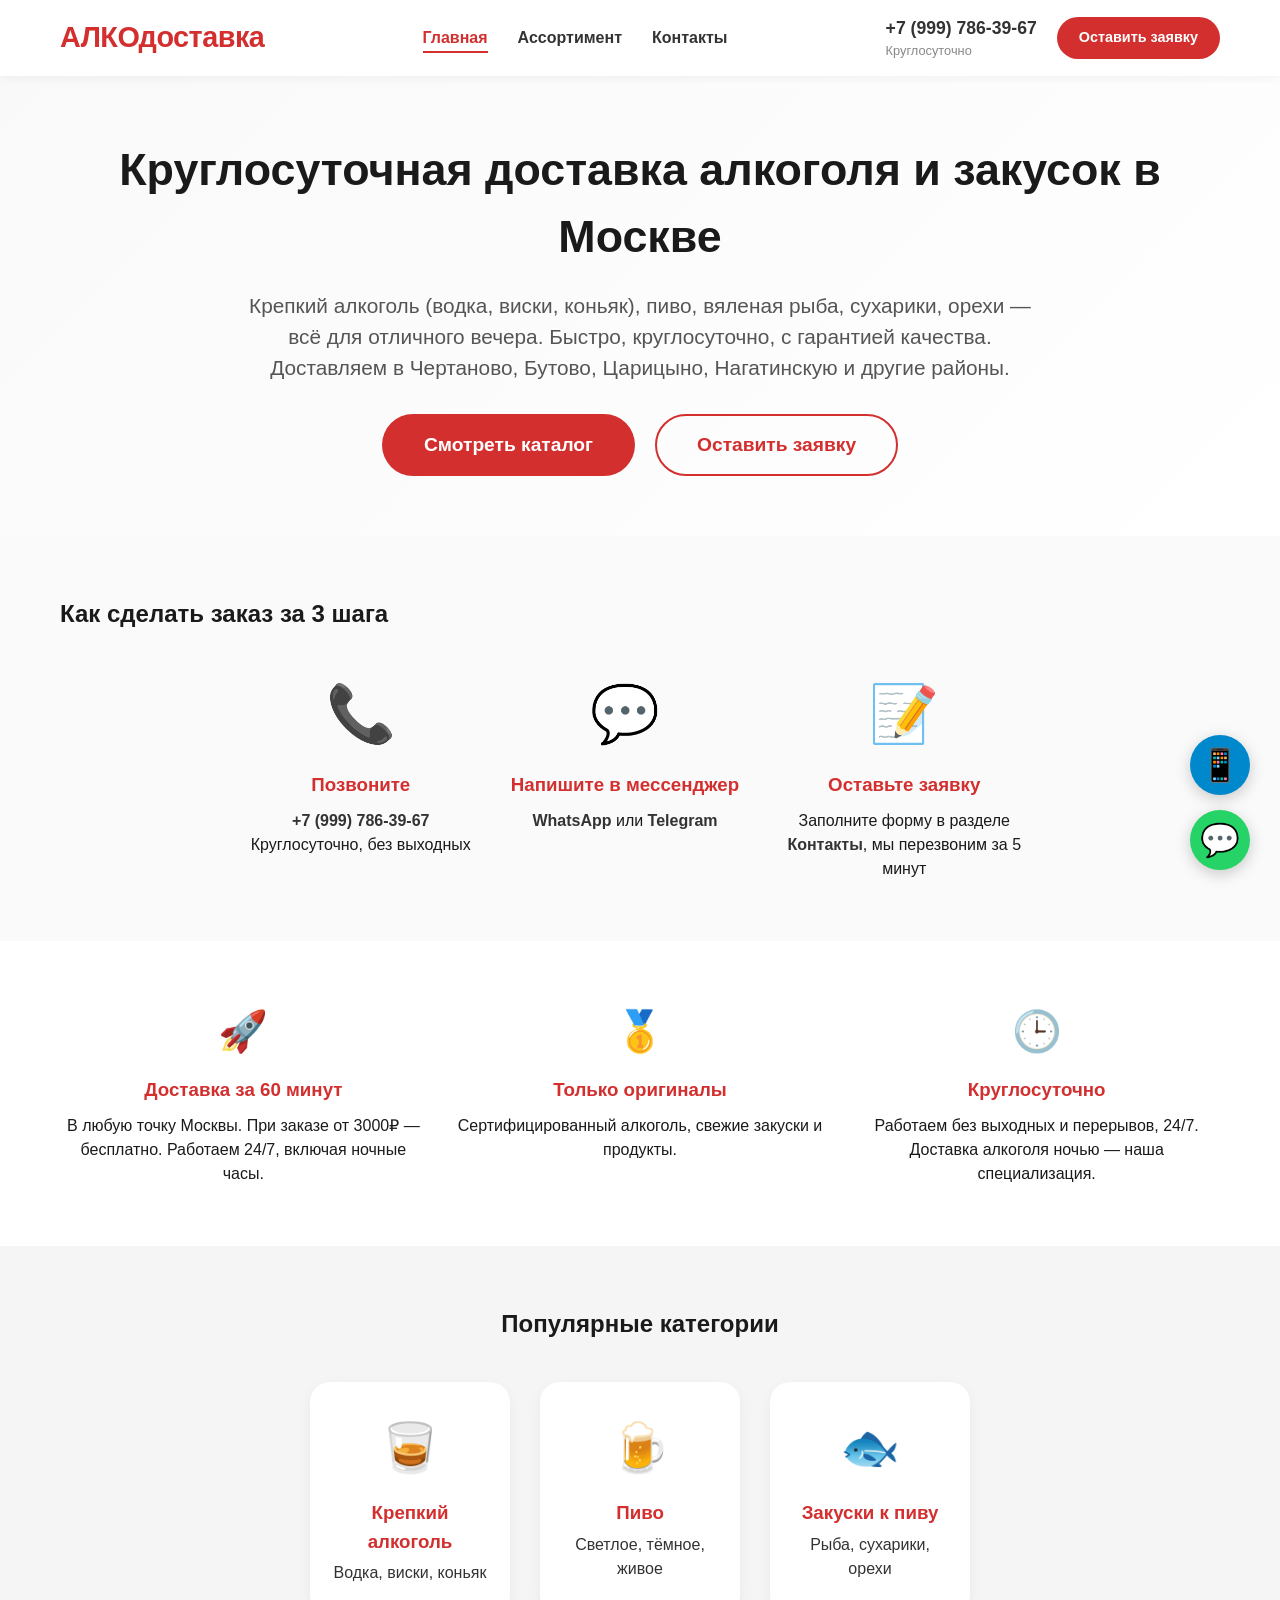
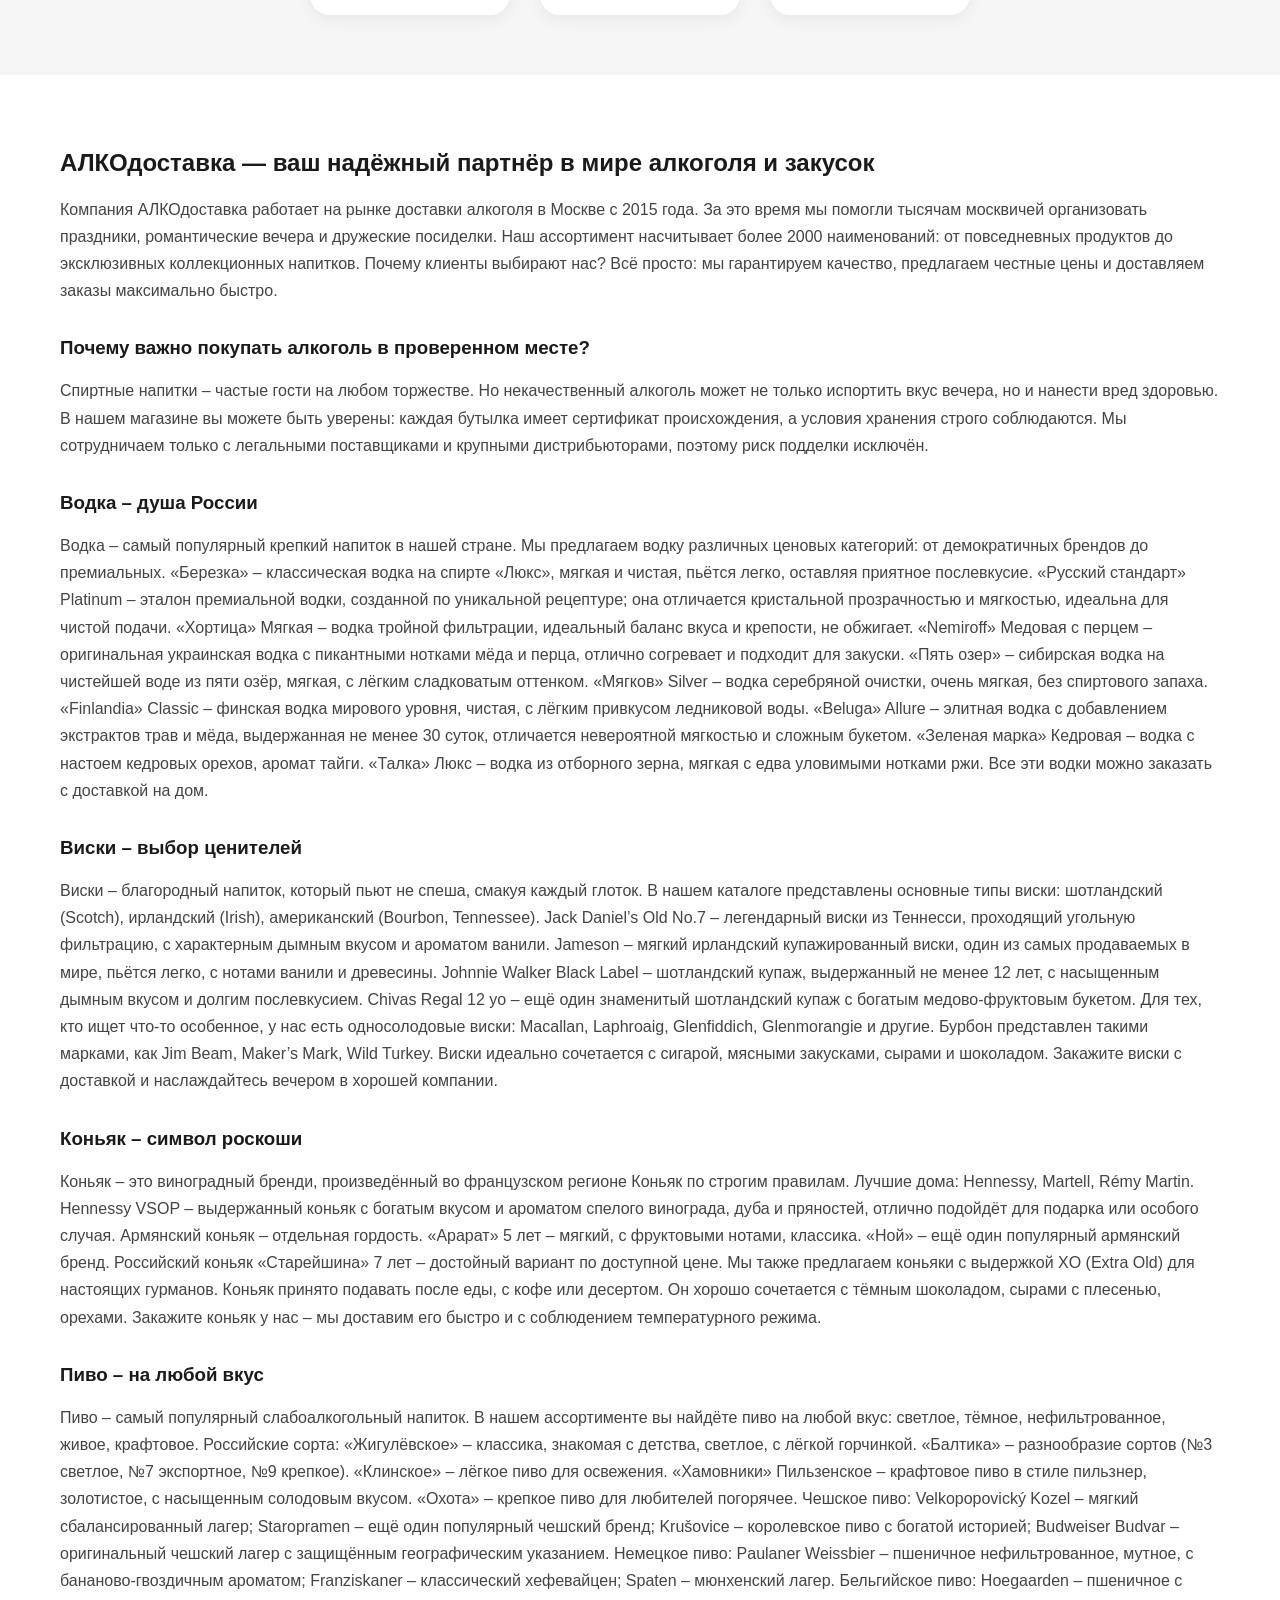
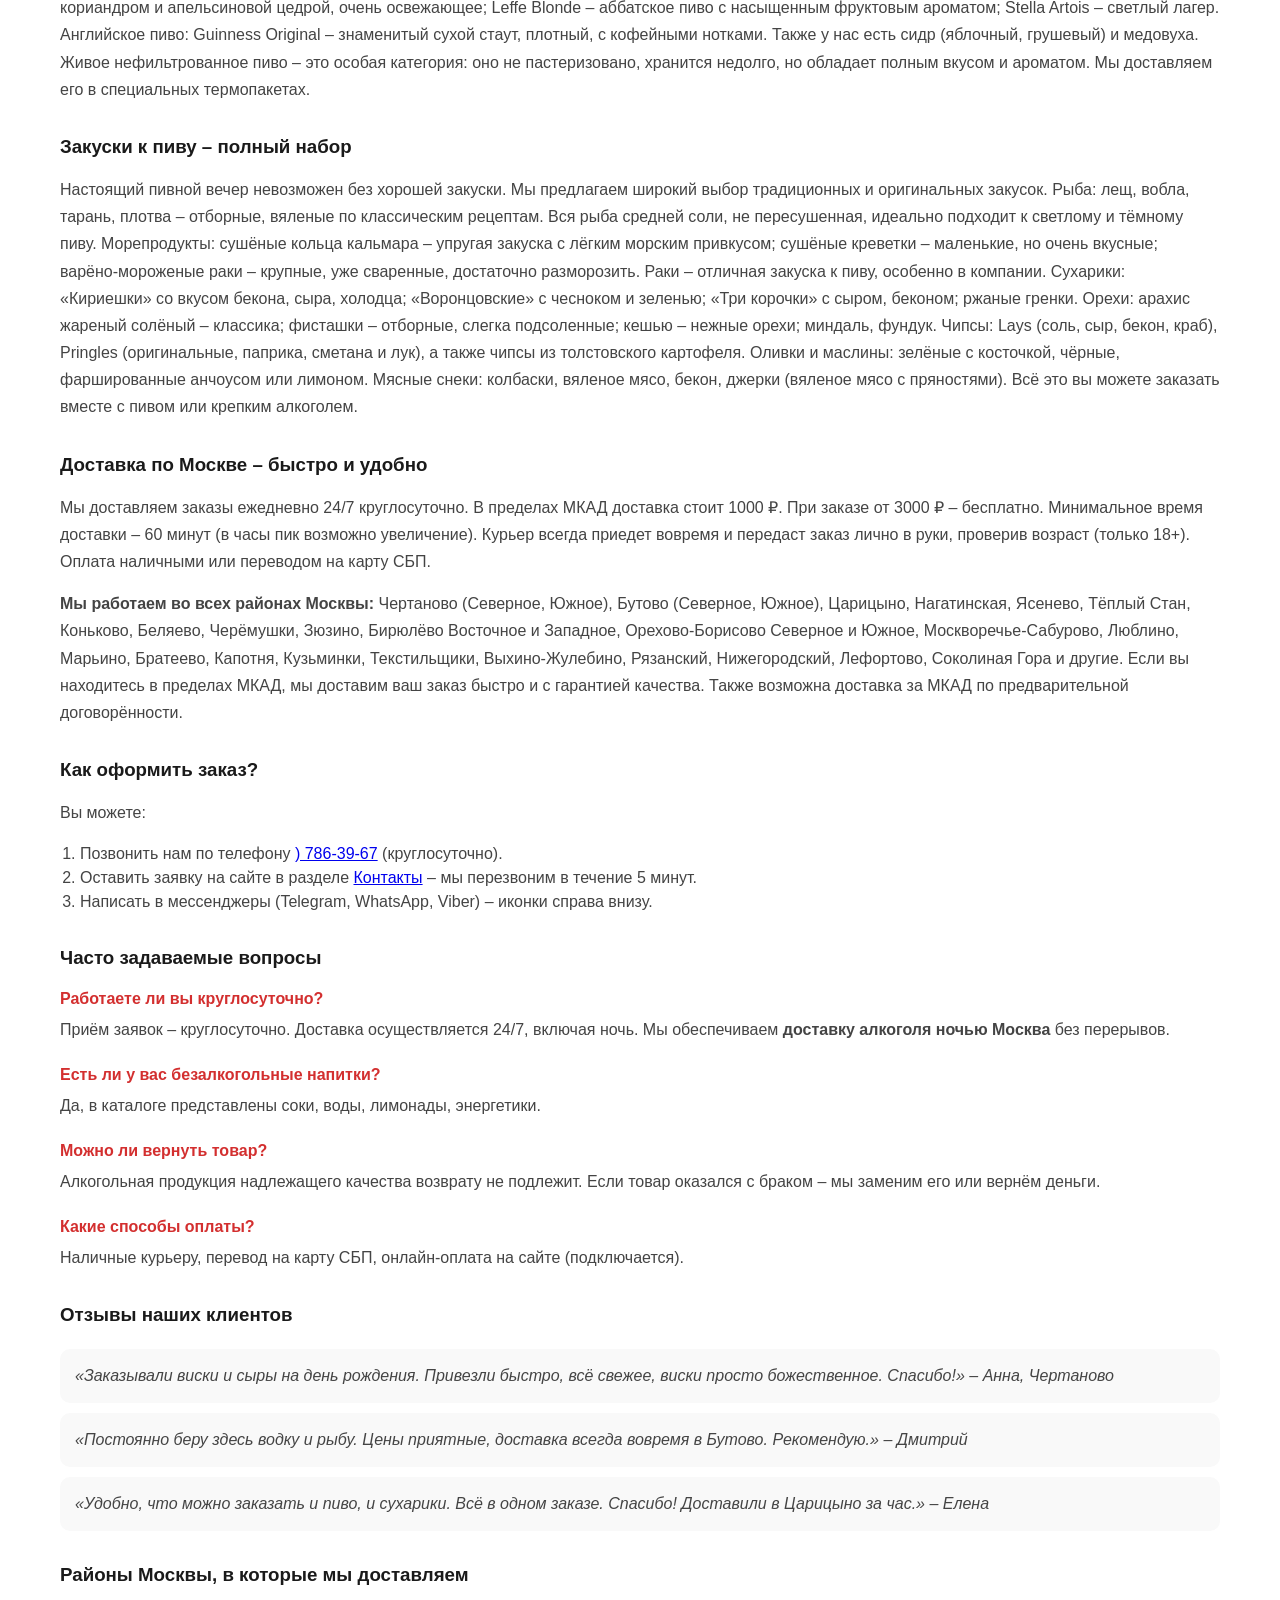
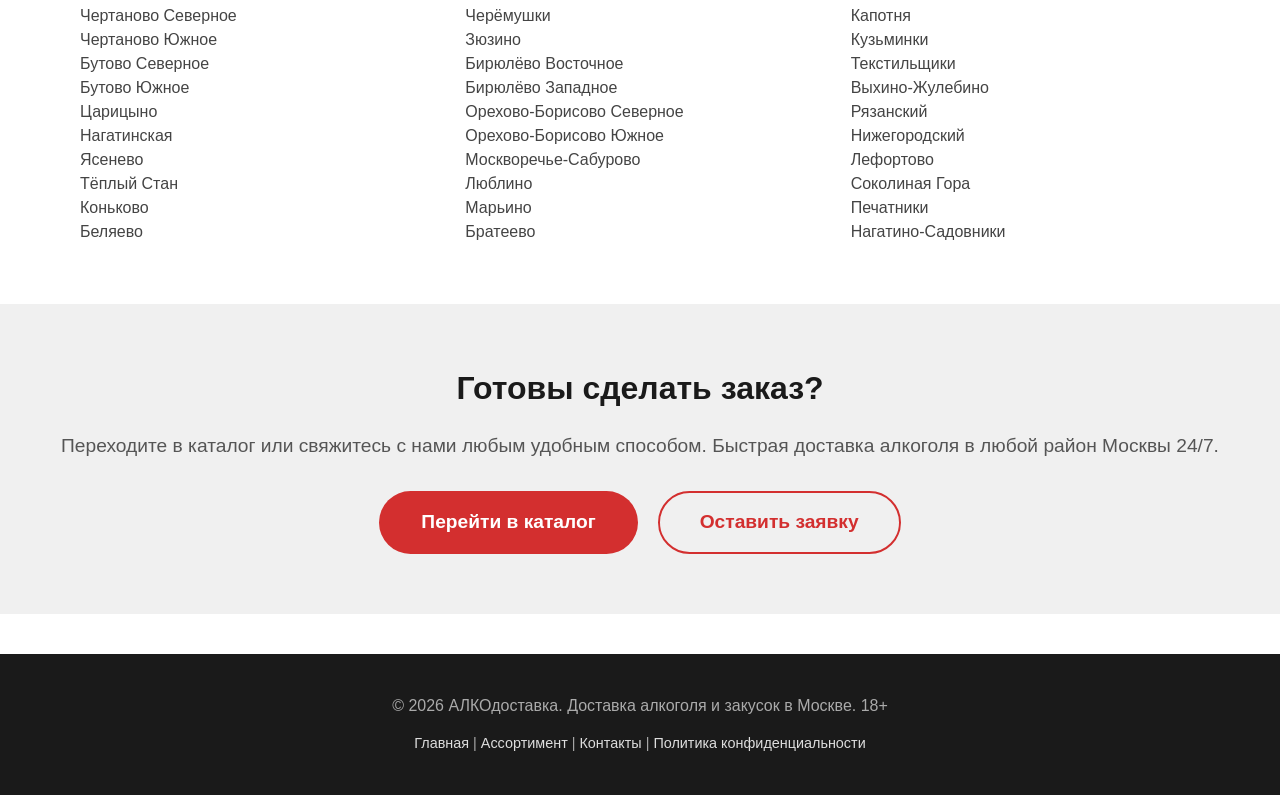
<file: index.html>
<!DOCTYPE html>
<html lang="ru">
<head>
    <meta charset="UTF-8">
    <meta name="viewport" content="width=device-width, initial-scale=1.0">
    <title>АЛКОдоставка — круглосуточная доставка алкоголя и закусок в Москве</title>
    <meta name="description" content="АЛКОдоставка: быстрая доставка крепкого алкоголя (водка, виски, коньяк), пива, закусок к пиву (рыба, сухарики, орехи). Работаем 24/7. Доставляем в Чертаново, Бутово, Царицыно, Нагатинскую и все районы Москвы. Только сертифицированная продукция. Заказывайте!">
    <meta name="keywords" content="доставка алкоголя Москва, АЛКОдоставка, доставка водки, виски на дом, коньяк с доставкой, пиво, закуски к пиву, рыба к пиву, сухарики, круглосуточная доставка алкоголя, доставка алкоголя Чертаново, доставка алкоголя Бутово, доставка алкоголя Царицыно, доставка алкоголя Нагатинская, заказать алкоголь ночью Москва, срочная доставка алкоголя Москва">
    <meta name="author" content="АЛКОдоставка">
    <link rel="canonical" href="https://dostavka-alkogolya24.vercel.app/">
    <link rel="stylesheet" href="style.css">
    <!-- Yandex.Metrika counter -->
<script type="text/javascript">
    (function(m,e,t,r,i,k,a){
        m[i]=m[i]||function(){(m[i].a=m[i].a||[]).push(arguments)};
        m[i].l=1*new Date();
        for (var j = 0; j < document.scripts.length; j++) {if (document.scripts[j].src === r) { return; }}
        k=e.createElement(t),a=e.getElementsByTagName(t)[0],k.async=1,k.src=r,a.parentNode.insertBefore(k,a)
    })(window, document,'script','https://mc.yandex.ru/metrika/tag.js?id=107214496', 'ym');

    ym(107214496, 'init', {ssr:true, webvisor:true, clickmap:true, ecommerce:"dataLayer", referrer: document.referrer, url: location.href, accurateTrackBounce:true, trackLinks:true});
</script>
<noscript><div><img src="https://mc.yandex.ru/watch/107214496" style="position:absolute; left:-9999px;" alt="" /></div></noscript>
<!-- /Yandex.Metrika counter -->
    <!-- Микроразметка LocalBusiness -->
    <script type="application/ld+json">
    {
        "@context": "https://schema.org",
        "@type": "LocalBusiness",
        "name": "АЛКОдоставка",
        "image": "https://dostavka-alkogolya24.vercel.app/logo.png",
        "url": "https://dostavka-alkogolya24.vercel.app",
        "telephone": "",
        "openingHoursSpecification": [
            {
                "@type": "OpeningHoursSpecification",
                "dayOfWeek": ["Monday","Tuesday","Wednesday","Thursday","Friday","Saturday","Sunday"],
                "opens": "00:00",
                "closes": "23:59"
            }
        ],
        "priceRange": "₽-₽₽₽"
    }
    </script>
</head>
<body>
    <!-- Плавающие кнопки мессенджеров -->
    <div class="floating-messengers">
        <a href="https://t.me/alkotaxi_bot" target="_blank" class="messenger-btn telegram" title="Telegram" rel="noopener">📱</a>
        <a href="https://wa.me/" target="_blank" class="messenger-btn whatsapp" title="WhatsApp" rel="noopener">💬</a>
    </div>

    <!-- Шапка -->
    <header class="header">
        <div class="container">
            <a href="index.html" class="logo">АЛКОдоставка</a>
            <nav class="main-nav">
                <ul>
                    <li><a href="index.html" class="nav-link active">Главная</a></li>
                    <li><a href="catalog.html" class="nav-link">Ассортимент</a></li>
                    <li><a href="contacts.html" class="nav-link">Контакты</a></li>
                </ul>
            </nav>
            <div class="header-actions">
                <div class="header-phone">
                    <a href="tel:+79997863967">+7 (999) 786-39-67</a>
                    <span>Круглосуточно</span>
                </div>
                <a href="contacts.html" class="btn btn-small">Оставить заявку</a>
            </div>
            <button class="mobile-menu-btn" aria-label="Меню">☰</button>
        </div>
    </header>

    <main>
        <!-- Герой -->
        <section class="hero">
            <div class="container">
                <h1>Круглосуточная доставка алкоголя и закусок в Москве</h1>
                <p class="hero-subtitle">Крепкий алкоголь (водка, виски, коньяк), пиво, вяленая рыба, сухарики, орехи — всё для отличного вечера. Быстро, круглосуточно, с гарантией качества. Доставляем в Чертаново, Бутово, Царицыно, Нагатинскую и другие районы.</p>
                <div class="hero-buttons">
                    <a href="catalog.html" class="btn btn-large">Смотреть каталог</a>
                    <a href="contacts.html" class="btn btn-large btn-outline">Оставить заявку</a>
                </div>
            </div>
        </section>

        <!-- Инструкция: как заказать -->
        <section class="how-to-order">
            <div class="container">
                <h2>Как сделать заказ за 3 шага</h2>
                <div class="steps">
                    <div class="step">
                        <span class="step-icon">📞</span>
                        <h3>Позвоните</h3>
                        <p><a href="tel:+79997863967">+7 (999) 786-39-67</a><br>Круглосуточно, без выходных</p>
                    </div>
                    <div class="step">
                        <span class="step-icon">💬</span>
                        <h3>Напишите в мессенджер</h3>
                        <p><a href="https://wa.me/" target="_blank">WhatsApp</a> или <a href="https://t.me/alkotaxi_bot" target="_blank">Telegram</a></p>
                    </div>
                    <div class="step">
                        <span class="step-icon">📝</span>
                        <h3>Оставьте заявку</h3>
                        <p>Заполните форму в разделе <a href="contacts.html">Контакты</a>, мы перезвоним за 5 минут</p>
                    </div>
                </div>
            </div>
        </section>

        <!-- Преимущества -->
        <section class="features">
            <div class="container">
                <div class="feature-item">
                    <span class="feature-icon">🚀</span>
                    <h3>Доставка за 60 минут</h3>
                    <p>В любую точку Москвы. При заказе от 3000₽ — бесплатно. Работаем 24/7, включая ночные часы.</p>
                </div>
                <div class="feature-item">
                    <span class="feature-icon">🥇</span>
                    <h3>Только оригиналы</h3>
                    <p>Сертифицированный алкоголь, свежие закуски и продукты.</p>
                </div>
                <div class="feature-item">
                    <span class="feature-icon">🕒</span>
                    <h3>Круглосуточно</h3>
                    <p>Работаем без выходных и перерывов, 24/7. Доставка алкоголя ночью — наша специализация.</p>
                </div>
            </div>
        </section>

        <!-- Популярные категории (кратко) -->
        <section class="popular-categories">
            <div class="container">
                <h2>Популярные категории</h2>
                <div class="category-grid">
                    <a href="catalog.html#strong" class="category-card">
                        <span class="category-icon">🥃</span>
                        <h3>Крепкий алкоголь</h3>
                        <p>Водка, виски, коньяк</p>
                    </a>
                    <a href="catalog.html#beer" class="category-card">
                        <span class="category-icon">🍺</span>
                        <h3>Пиво</h3>
                        <p>Светлое, тёмное, живое</p>
                    </a>
                    <a href="catalog.html#snacks" class="category-card">
                        <span class="category-icon">🐟</span>
                        <h3>Закуски к пиву</h3>
                        <p>Рыба, сухарики, орехи</p>
                    </a>
                </div>
            </div>
        </section>

        <!-- ========== БОЛЬШОЙ SEO-ТЕКСТ ========== -->
        <section class="seo-block">
            <div class="container">
                <h2>АЛКОдоставка — ваш надёжный партнёр в мире алкоголя и закусок</h2>
                <p>Компания АЛКОдоставка работает на рынке доставки алкоголя в Москве с 2015 года. За это время мы помогли тысячам москвичей организовать праздники, романтические вечера и дружеские посиделки. Наш ассортимент насчитывает более 2000 наименований: от повседневных продуктов до эксклюзивных коллекционных напитков. Почему клиенты выбирают нас? Всё просто: мы гарантируем качество, предлагаем честные цены и доставляем заказы максимально быстро.</p>

                <h3>Почему важно покупать алкоголь в проверенном месте?</h3>
                <p>Спиртные напитки – частые гости на любом торжестве. Но некачественный алкоголь может не только испортить вкус вечера, но и нанести вред здоровью. В нашем магазине вы можете быть уверены: каждая бутылка имеет сертификат происхождения, а условия хранения строго соблюдаются. Мы сотрудничаем только с легальными поставщиками и крупными дистрибьюторами, поэтому риск подделки исключён.</p>

                <h3>Водка – душа России</h3>
                <p>Водка – самый популярный крепкий напиток в нашей стране. Мы предлагаем водку различных ценовых категорий: от демократичных брендов до премиальных. «Березка» – классическая водка на спирте «Люкс», мягкая и чистая, пьётся легко, оставляя приятное послевкусие. «Русский стандарт» Platinum – эталон премиальной водки, созданной по уникальной рецептуре; она отличается кристальной прозрачностью и мягкостью, идеальна для чистой подачи. «Хортица» Мягкая – водка тройной фильтрации, идеальный баланс вкуса и крепости, не обжигает. «Nemiroff» Медовая с перцем – оригинальная украинская водка с пикантными нотками мёда и перца, отлично согревает и подходит для закуски. «Пять озер» – сибирская водка на чистейшей воде из пяти озёр, мягкая, с лёгким сладковатым оттенком. «Мягков» Silver – водка серебряной очистки, очень мягкая, без спиртового запаха. «Finlandia» Classic – финская водка мирового уровня, чистая, с лёгким привкусом ледниковой воды. «Beluga» Allure – элитная водка с добавлением экстрактов трав и мёда, выдержанная не менее 30 суток, отличается невероятной мягкостью и сложным букетом. «Зеленая марка» Кедровая – водка с настоем кедровых орехов, аромат тайги. «Талка» Люкс – водка из отборного зерна, мягкая с едва уловимыми нотками ржи. Все эти водки можно заказать с доставкой на дом.</p>

                <h3>Виски – выбор ценителей</h3>
                <p>Виски – благородный напиток, который пьют не спеша, смакуя каждый глоток. В нашем каталоге представлены основные типы виски: шотландский (Scotch), ирландский (Irish), американский (Bourbon, Tennessee). Jack Daniel’s Old No.7 – легендарный виски из Теннесси, проходящий угольную фильтрацию, с характерным дымным вкусом и ароматом ванили. Jameson – мягкий ирландский купажированный виски, один из самых продаваемых в мире, пьётся легко, с нотами ванили и древесины. Johnnie Walker Black Label – шотландский купаж, выдержанный не менее 12 лет, с насыщенным дымным вкусом и долгим послевкусием. Chivas Regal 12 yo – ещё один знаменитый шотландский купаж с богатым медово-фруктовым букетом. Для тех, кто ищет что-то особенное, у нас есть односолодовые виски: Macallan, Laphroaig, Glenfiddich, Glenmorangie и другие. Бурбон представлен такими марками, как Jim Beam, Maker’s Mark, Wild Turkey. Виски идеально сочетается с сигарой, мясными закусками, сырами и шоколадом. Закажите виски с доставкой и наслаждайтесь вечером в хорошей компании.</p>

                <h3>Коньяк – символ роскоши</h3>
                <p>Коньяк – это виноградный бренди, произведённый во французском регионе Коньяк по строгим правилам. Лучшие дома: Hennessy, Martell, Rémy Martin. Hennessy VSOP – выдержанный коньяк с богатым вкусом и ароматом спелого винограда, дуба и пряностей, отлично подойдёт для подарка или особого случая. Армянский коньяк – отдельная гордость. «Арарат» 5 лет – мягкий, с фруктовыми нотами, классика. «Ной» – ещё один популярный армянский бренд. Российский коньяк «Старейшина» 7 лет – достойный вариант по доступной цене. Мы также предлагаем коньяки с выдержкой XO (Extra Old) для настоящих гурманов. Коньяк принято подавать после еды, с кофе или десертом. Он хорошо сочетается с тёмным шоколадом, сырами с плесенью, орехами. Закажите коньяк у нас – мы доставим его быстро и с соблюдением температурного режима.</p>

                <h3>Пиво – на любой вкус</h3>
                <p>Пиво – самый популярный слабоалкогольный напиток. В нашем ассортименте вы найдёте пиво на любой вкус: светлое, тёмное, нефильтрованное, живое, крафтовое. Российские сорта: «Жигулёвское» – классика, знакомая с детства, светлое, с лёгкой горчинкой. «Балтика» – разнообразие сортов (№3 светлое, №7 экспортное, №9 крепкое). «Клинское» – лёгкое пиво для освежения. «Хамовники» Пильзенское – крафтовое пиво в стиле пильзнер, золотистое, с насыщенным солодовым вкусом. «Охота» – крепкое пиво для любителей погорячее. Чешское пиво: Velkopopovický Kozel – мягкий сбалансированный лагер; Staropramen – ещё один популярный чешский бренд; Krušovice – королевское пиво с богатой историей; Budweiser Budvar – оригинальный чешский лагер с защищённым географическим указанием. Немецкое пиво: Paulaner Weissbier – пшеничное нефильтрованное, мутное, с бананово-гвоздичным ароматом; Franziskaner – классический хефевайцен; Spaten – мюнхенский лагер. Бельгийское пиво: Hoegaarden – пшеничное с кориандром и апельсиновой цедрой, очень освежающее; Leffe Blonde – аббатское пиво с насыщенным фруктовым ароматом; Stella Artois – светлый лагер. Английское пиво: Guinness Original – знаменитый сухой стаут, плотный, с кофейными нотками. Также у нас есть сидр (яблочный, грушевый) и медовуха. Живое нефильтрованное пиво – это особая категория: оно не пастеризовано, хранится недолго, но обладает полным вкусом и ароматом. Мы доставляем его в специальных термопакетах.</p>

                <h3>Закуски к пиву – полный набор</h3>
                <p>Настоящий пивной вечер невозможен без хорошей закуски. Мы предлагаем широкий выбор традиционных и оригинальных закусок. Рыба: лещ, вобла, тарань, плотва – отборные, вяленые по классическим рецептам. Вся рыба средней соли, не пересушенная, идеально подходит к светлому и тёмному пиву. Морепродукты: сушёные кольца кальмара – упругая закуска с лёгким морским привкусом; сушёные креветки – маленькие, но очень вкусные; варёно-мороженые раки – крупные, уже сваренные, достаточно разморозить. Раки – отличная закуска к пиву, особенно в компании. Сухарики: «Кириешки» со вкусом бекона, сыра, холодца; «Воронцовские» с чесноком и зеленью; «Три корочки» с сыром, беконом; ржаные гренки. Орехи: арахис жареный солёный – классика; фисташки – отборные, слегка подсоленные; кешью – нежные орехи; миндаль, фундук. Чипсы: Lays (соль, сыр, бекон, краб), Pringles (оригинальные, паприка, сметана и лук), а также чипсы из толстовского картофеля. Оливки и маслины: зелёные с косточкой, чёрные, фаршированные анчоусом или лимоном. Мясные снеки: колбаски, вяленое мясо, бекон, джерки (вяленое мясо с пряностями). Всё это вы можете заказать вместе с пивом или крепким алкоголем.</p>

                <h3>Доставка по Москве – быстро и удобно</h3>
                <p>Мы доставляем заказы ежедневно 24/7 круглосуточно. В пределах МКАД доставка стоит 1000 ₽. При заказе от 3000 ₽ – бесплатно. Минимальное время доставки – 60 минут (в часы пик возможно увеличение). Курьер всегда приедет вовремя и передаст заказ лично в руки, проверив возраст (только 18+). Оплата наличными или переводом на карту СБП.</p>
                <p><strong>Мы работаем во всех районах Москвы:</strong> Чертаново (Северное, Южное), Бутово (Северное, Южное), Царицыно, Нагатинская, Ясенево, Тёплый Стан, Коньково, Беляево, Черёмушки, Зюзино, Бирюлёво Восточное и Западное, Орехово-Борисово Северное и Южное, Москворечье-Сабурово, Люблино, Марьино, Братеево, Капотня, Кузьминки, Текстильщики, Выхино-Жулебино, Рязанский, Нижегородский, Лефортово, Соколиная Гора и другие. Если вы находитесь в пределах МКАД, мы доставим ваш заказ быстро и с гарантией качества. Также возможна доставка за МКАД по предварительной договорённости.</p>

                <h3>Как оформить заказ?</h3>
                <p>Вы можете:</p>
                <ol>
                    <li>Позвонить нам по телефону <a href="tel:">) 786-39-67</a> (круглосуточно).</li>
                    <li>Оставить заявку на сайте в разделе <a href="contacts.html">Контакты</a> – мы перезвоним в течение 5 минут.</li>
                    <li>Написать в мессенджеры (Telegram, WhatsApp, Viber) – иконки справа внизу.</li>
                </ol>

                <h3>Часто задаваемые вопросы</h3>
                <div class="faq-item">
                    <h4>Работаете ли вы круглосуточно?</h4>
                    <p>Приём заявок – круглосуточно. Доставка осуществляется 24/7, включая ночь. Мы обеспечиваем <strong>доставку алкоголя ночью Москва</strong> без перерывов.</p>
                </div>
                <div class="faq-item">
                    <h4>Есть ли у вас безалкогольные напитки?</h4>
                    <p>Да, в каталоге представлены соки, воды, лимонады, энергетики.</p>
                </div>
                <div class="faq-item">
                    <h4>Можно ли вернуть товар?</h4>
                    <p>Алкогольная продукция надлежащего качества возврату не подлежит. Если товар оказался с браком – мы заменим его или вернём деньги.</p>
                </div>
                <div class="faq-item">
                    <h4>Какие способы оплаты?</h4>
                    <p>Наличные курьеру, перевод на карту СБП, онлайн-оплата на сайте (подключается).</p>
                </div>

                <h3>Отзывы наших клиентов</h3>
                <div class="reviews">
                    <div class="review-item">«Заказывали виски и сыры на день рождения. Привезли быстро, всё свежее, виски просто божественное. Спасибо!» – Анна, Чертаново</div>
                    <div class="review-item">«Постоянно беру здесь водку и рыбу. Цены приятные, доставка всегда вовремя в Бутово. Рекомендую.» – Дмитрий</div>
                    <div class="review-item">«Удобно, что можно заказать и пиво, и сухарики. Всё в одном заказе. Спасибо! Доставили в Царицыно за час.» – Елена</div>
                </div>

                <!-- Дополнительный блок с районами для SEO -->
                <h3>Районы Москвы, в которые мы доставляем</h3>
                <ul class="district-list" style="columns: 3; list-style: none; padding: 0;">
                    <li>Чертаново Северное</li>
                    <li>Чертаново Южное</li>
                    <li>Бутово Северное</li>
                    <li>Бутово Южное</li>
                    <li>Царицыно</li>
                    <li>Нагатинская</li>
                    <li>Ясенево</li>
                    <li>Тёплый Стан</li>
                    <li>Коньково</li>
                    <li>Беляево</li>
                    <li>Черёмушки</li>
                    <li>Зюзино</li>
                    <li>Бирюлёво Восточное</li>
                    <li>Бирюлёво Западное</li>
                    <li>Орехово-Борисово Северное</li>
                    <li>Орехово-Борисово Южное</li>
                    <li>Москворечье-Сабурово</li>
                    <li>Люблино</li>
                    <li>Марьино</li>
                    <li>Братеево</li>
                    <li>Капотня</li>
                    <li>Кузьминки</li>
                    <li>Текстильщики</li>
                    <li>Выхино-Жулебино</li>
                    <li>Рязанский</li>
                    <li>Нижегородский</li>
                    <li>Лефортово</li>
                    <li>Соколиная Гора</li>
                    <li>Печатники</li>
                    <li>Нагатино-Садовники</li>
                </ul>
            </div>
        </section>

        <!-- Призыв к действию -->
        <section class="cta">
            <div class="container">
                <h3>Готовы сделать заказ?</h3>
                <p>Переходите в каталог или свяжитесь с нами любым удобным способом. Быстрая доставка алкоголя в любой район Москвы 24/7.</p>
                <div class="cta-buttons">
                    <a href="catalog.html" class="btn btn-large">Перейти в каталог</a>
                    <a href="contacts.html" class="btn btn-large btn-outline">Оставить заявку</a>
                </div>
            </div>
        </section>
    </main>

    <!-- Подвал -->
    <footer class="footer">
        <div class="container">
            <p>© 2026 АЛКОдоставка. Доставка алкоголя и закусок в Москве. 18+</p>
            <p class="footer-links">
                <a href="index.html">Главная</a> | 
                <a href="catalog.html">Ассортимент</a> | 
                <a href="contacts.html">Контакты</a> | 
                <a href="#">Политика конфиденциальности</a>
            </p>
        </div>
    </footer>

    <script src="script.js"></script>
</body>
</html>
</file>
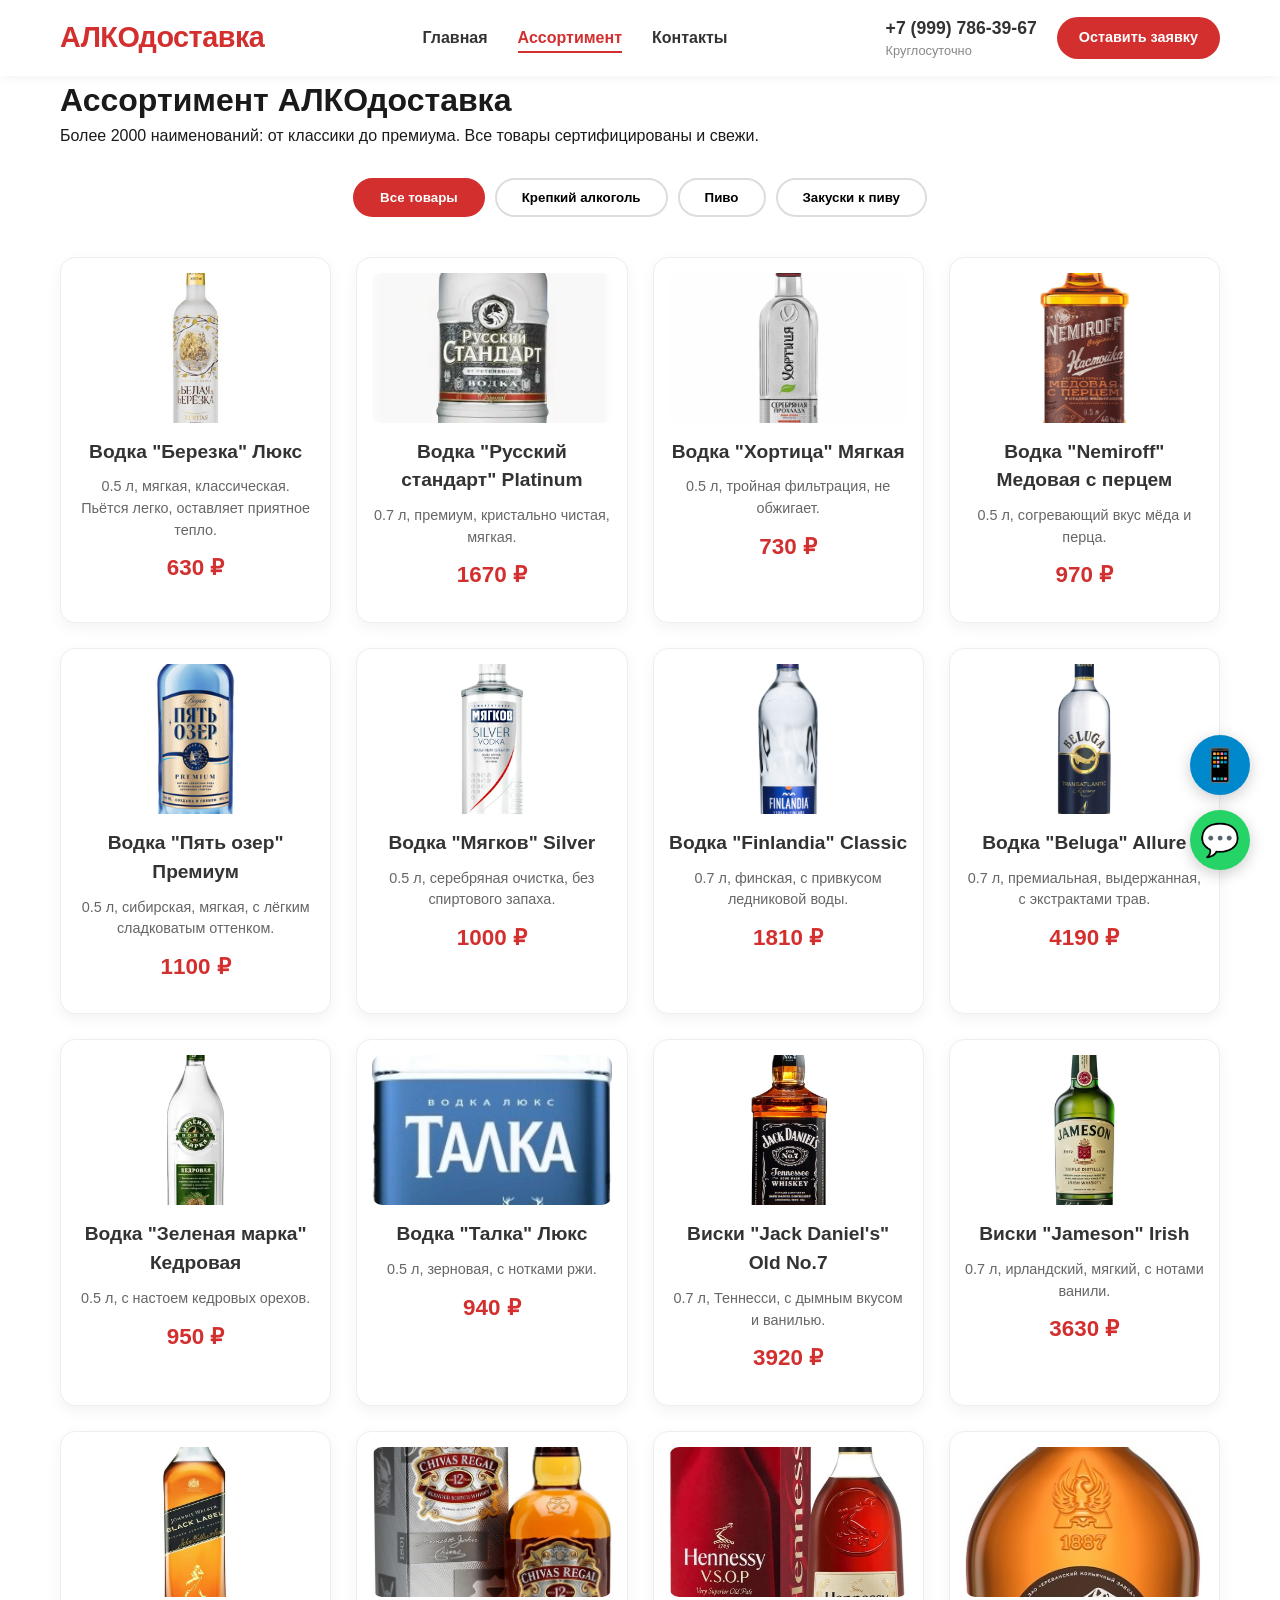
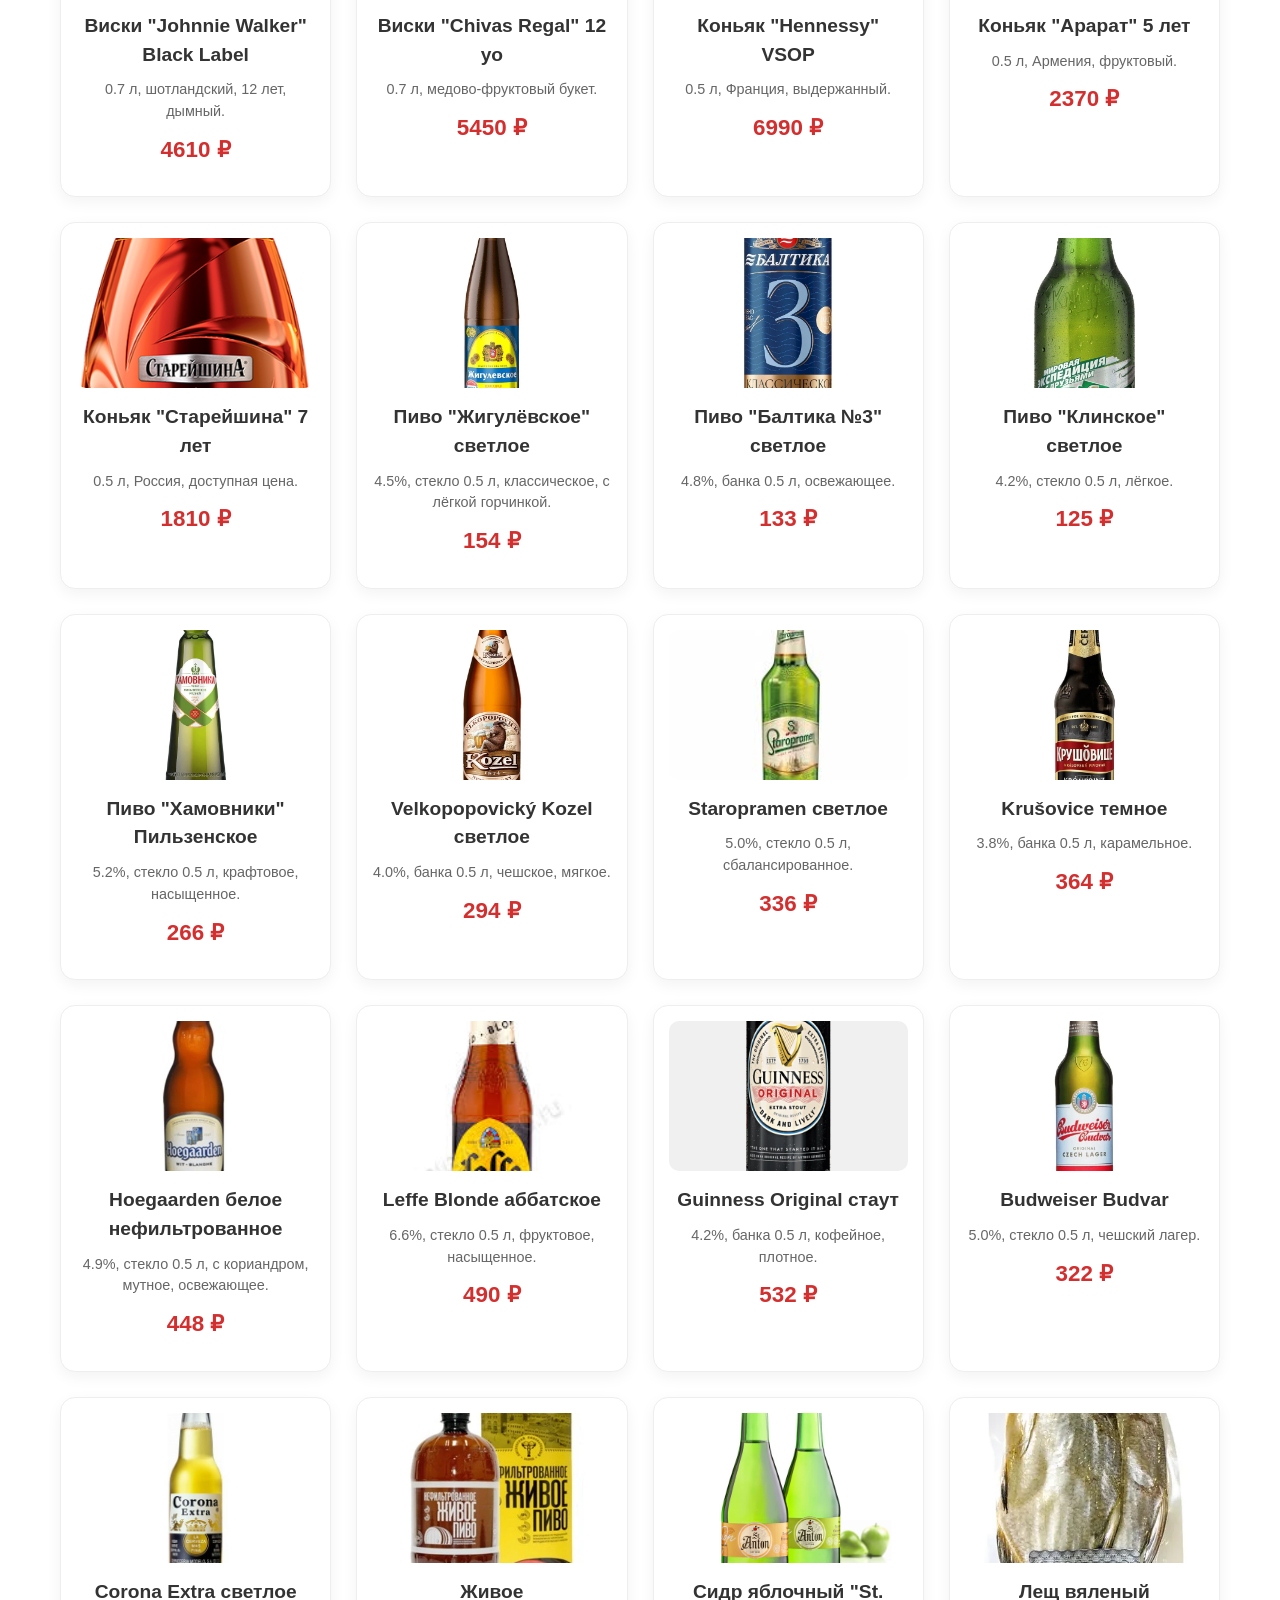
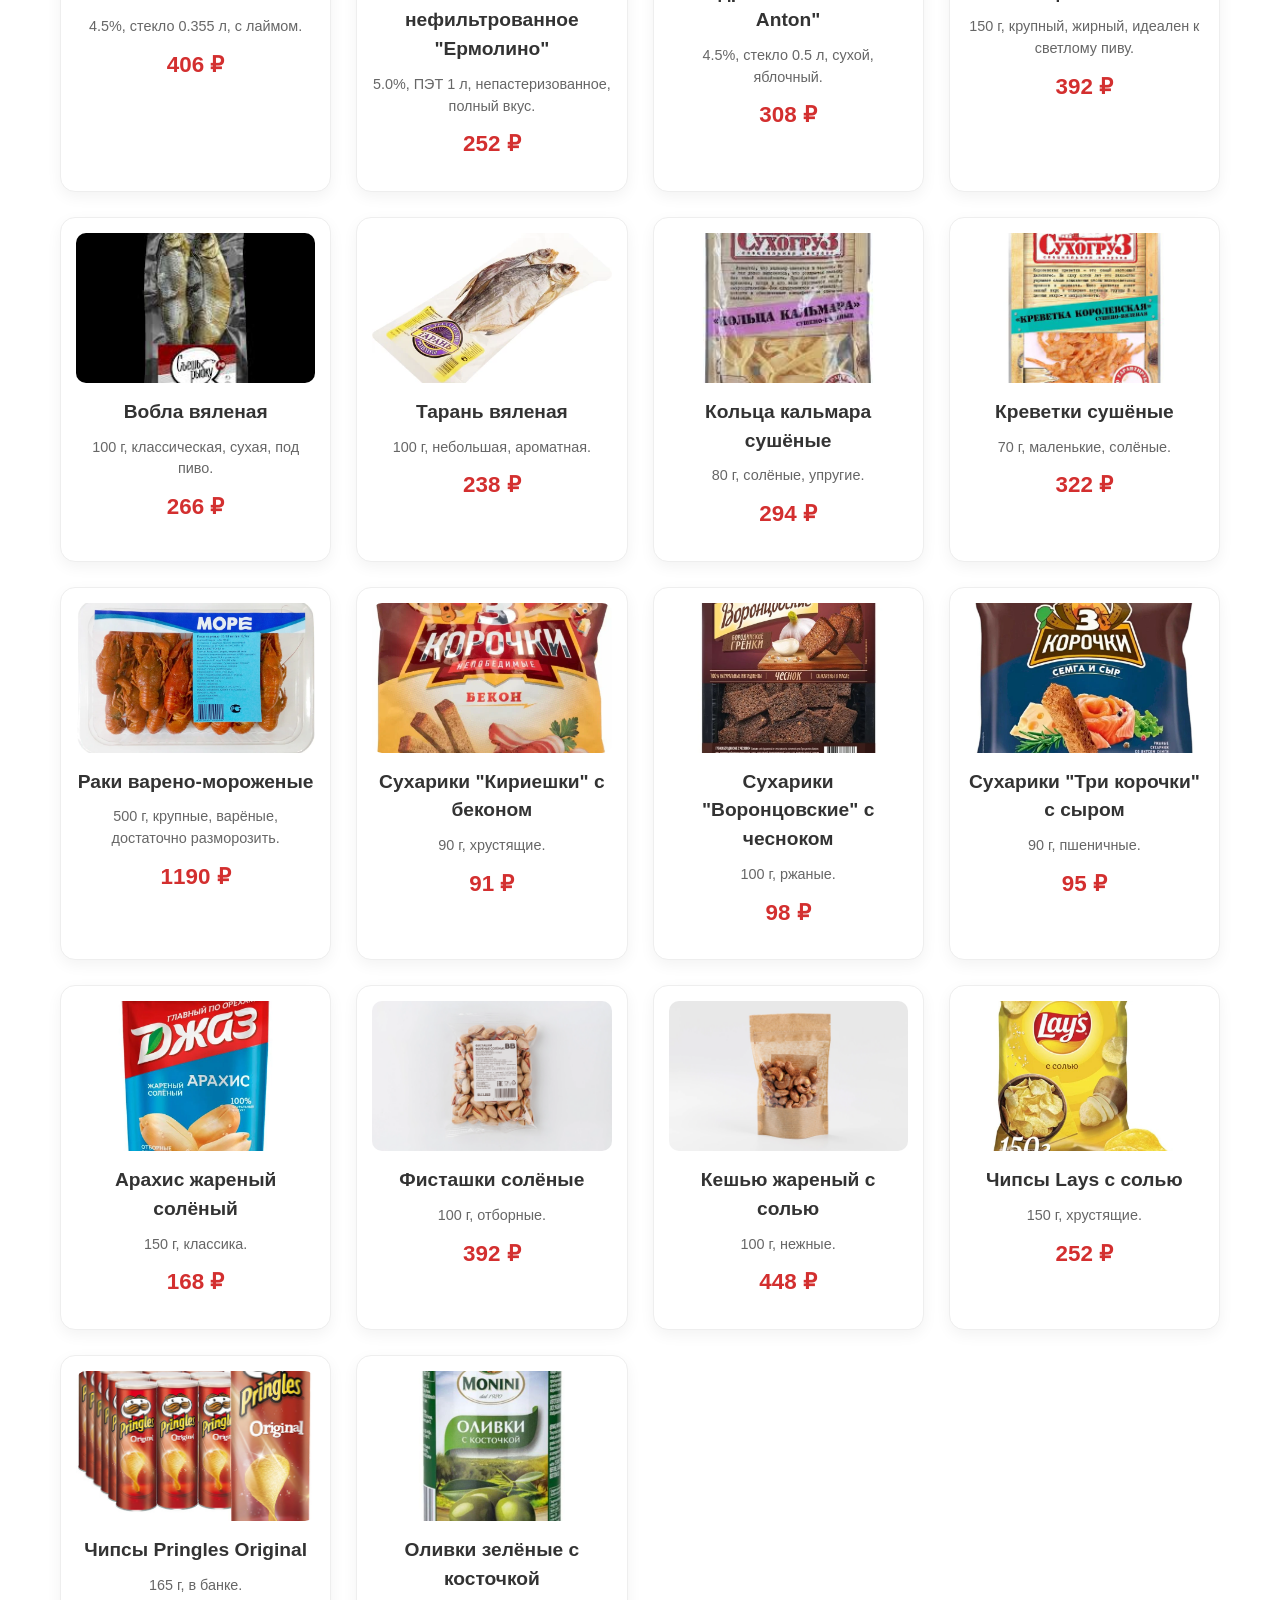
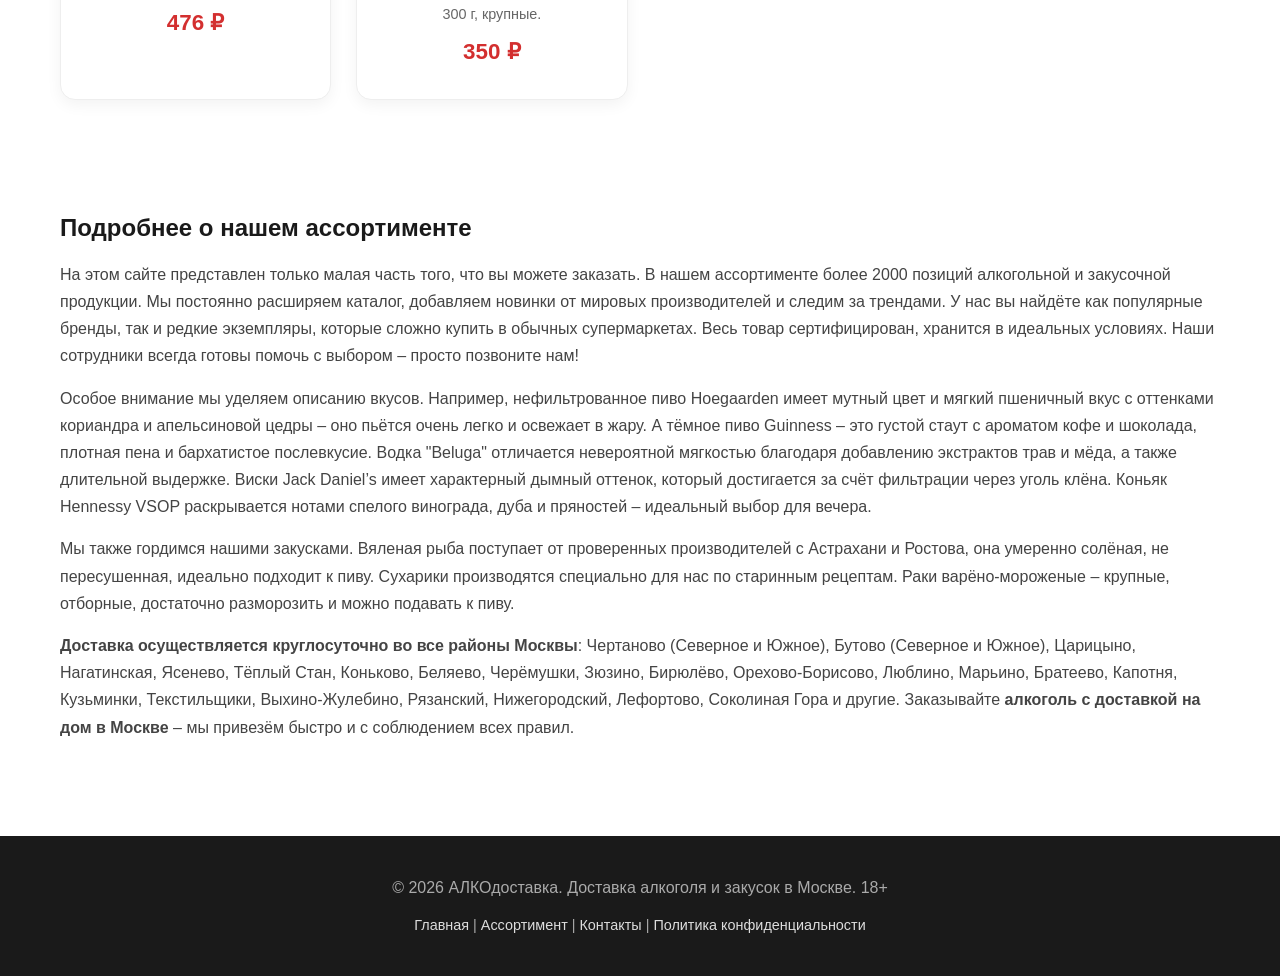
<file: catalog.html>
<!DOCTYPE html>
<html lang="ru">
<head>
    <meta charset="UTF-8">
    <meta name="viewport" content="width=device-width, initial-scale=1.0">
    <title>Каталог алкоголя и закусок — АЛКОдоставка в Москве</title>
    <meta name="description" content="Полный каталог АЛКОдоставка: водка, виски, коньяк, пиво, закуски к пиву (рыба, сухарики, орехи). Доставка по Москве круглосуточно в районы Чертаново, Бутово, Царицыно, Нагатинская. Более 2000 наименований.">
    <meta name="keywords" content="каталог алкоголя, водка с доставкой, виски на дом, коньяк, пиво, закуски, рыба к пиву, сухарики, АЛКОдоставка, доставка алкоголя Чертаново, доставка алкоголя Бутово, купить водку с доставкой Москва">
    <link rel="canonical" href="https://dostavka-alkogolya24.vercel.app/catalog.html">
    <link rel="stylesheet" href="style.css">
    <!-- Yandex.Metrika counter -->
<script type="text/javascript">
    (function(m,e,t,r,i,k,a){
        m[i]=m[i]||function(){(m[i].a=m[i].a||[]).push(arguments)};
        m[i].l=1*new Date();
        for (var j = 0; j < document.scripts.length; j++) {if (document.scripts[j].src === r) { return; }}
        k=e.createElement(t),a=e.getElementsByTagName(t)[0],k.async=1,k.src=r,a.parentNode.insertBefore(k,a)
    })(window, document,'script','https://mc.yandex.ru/metrika/tag.js?id=107214496', 'ym');

    ym(107214496, 'init', {ssr:true, webvisor:true, clickmap:true, ecommerce:"dataLayer", referrer: document.referrer, url: location.href, accurateTrackBounce:true, trackLinks:true});
</script>
<noscript><div><img src="https://mc.yandex.ru/watch/107214496" style="position:absolute; left:-9999px;" alt="" /></div></noscript>
<!-- /Yandex.Metrika counter -->
</head>
<body>
    <div class="floating-messengers">
        <a href="https://t.me/alkotaxi_bot" target="_blank" class="messenger-btn telegram">📱</a>
        <a href="https://wa.me/79997863967" target="_blank" class="messenger-btn whatsapp">💬</a>
    </div>

    <header class="header">
        <div class="container">
            <a href="index.html" class="logo">АЛКОдоставка</a>
            <nav class="main-nav">
                <ul>
                    <li><a href="index.html" class="nav-link">Главная</a></li>
                    <li><a href="catalog.html" class="nav-link active">Ассортимент</a></li>
                    <li><a href="contacts.html" class="nav-link">Контакты</a></li>
                </ul>
            </nav>
            <div class="header-actions">
                <div class="header-phone">
                    <a href="tel:+79997863967">+7 (999) 786-39-67</a>
                    <span>Круглосуточно</span>
                </div>
                <a href="contacts.html" class="btn btn-small">Оставить заявку</a>
            </div>
            <button class="mobile-menu-btn">☰</button>
        </div>
    </header>

    <main>
        <div class="container">
            <h1>Ассортимент АЛКОдоставка</h1>
            <p class="section-subtitle">Более 2000 наименований: от классики до премиума. Все товары сертифицированы и свежи.</p>

            <!-- Фильтр категорий -->
            <div class="catalog-categories">
                <button class="category-btn active" data-category="all">Все товары</button>
                <button class="category-btn" data-category="strong">Крепкий алкоголь</button>
                <button class="category-btn" data-category="beer">Пиво</button>
                <button class="category-btn" data-category="snacks">Закуски к пиву</button>
            </div>

            <!-- Сетка товаров -->
            <div class="catalog-grid">
                <!-- КРЕПКИЙ АЛКОГОЛЬ -->
                <div class="product-card" data-category="strong">
                    <div class="product-image">
                        <img src="images/berezka.jpg" alt="Водка Березка Люкс">
                    </div>
                    <h3>Водка "Березка" Люкс</h3>
                    <p class="product-desc">0.5 л, мягкая, классическая. Пьётся легко, оставляет приятное тепло.</p>
                    <span class="product-price">630 ₽</span>
                </div>
                <div class="product-card" data-category="strong">
                    <div class="product-image">
                        <img src="images/russian-standart.jpg" alt="Водка Русский стандарт Platinum">
                    </div>
                    <h3>Водка "Русский стандарт" Platinum</h3>
                    <p class="product-desc">0.7 л, премиум, кристально чистая, мягкая.</p>
                    <span class="product-price">1670 ₽</span>
                </div>
                <div class="product-card" data-category="strong">
                    <div class="product-image">
                        <img src="images/khortytsia.jpg" alt="Водка Хортица Мягкая">
                    </div>
                    <h3>Водка "Хортица" Мягкая</h3>
                    <p class="product-desc">0.5 л, тройная фильтрация, не обжигает.</p>
                    <span class="product-price">730 ₽</span>
                </div>
                <div class="product-card" data-category="strong">
                    <div class="product-image">
                        <img src="images/nemiroff.jpg" alt="Водка Nemiroff Медовая с перцем">
                    </div>
                    <h3>Водка "Nemiroff" Медовая с перцем</h3>
                    <p class="product-desc">0.5 л, согревающий вкус мёда и перца.</p>
                    <span class="product-price">970 ₽</span>
                </div>
                <div class="product-card" data-category="strong">
                    <div class="product-image">
                        <img src="images/5ozerprem.jpg" alt="Водка Пять озер Премиум">
                    </div>
                    <h3>Водка "Пять озер" Премиум</h3>
                    <p class="product-desc">0.5 л, сибирская, мягкая, с лёгким сладковатым оттенком.</p>
                    <span class="product-price">1100 ₽</span>
                </div>
                <div class="product-card" data-category="strong">
                    <div class="product-image">
                        <img src="images/мягков.jpg" alt="Водка Мягков Silver">
                    </div>
                    <h3>Водка "Мягков" Silver</h3>
                    <p class="product-desc">0.5 л, серебряная очистка, без спиртового запаха.</p>
                    <span class="product-price">1000 ₽</span>
                </div>
                <div class="product-card" data-category="strong">
                    <div class="product-image">
                        <img src="images/finlandia.jpg" alt="Водка Finlandia Classic">
                    </div>
                    <h3>Водка "Finlandia" Classic</h3>
                    <p class="product-desc">0.7 л, финская, с привкусом ледниковой воды.</p>
                    <span class="product-price">1810 ₽</span>
                </div>
                <div class="product-card" data-category="strong">
                    <div class="product-image">
                        <img src="images/beluga.jpg" alt="Водка Beluga Allure">
                    </div>
                    <h3>Водка "Beluga" Allure</h3>
                    <p class="product-desc">0.7 л, премиальная, выдержанная, с экстрактами трав.</p>
                    <span class="product-price">4190 ₽</span>
                </div>
                <div class="product-card" data-category="strong">
                    <div class="product-image">
                        <img src="images/зеленаямарка.jpg" alt="Водка Зеленая марка Кедровая">
                    </div>
                    <h3>Водка "Зеленая марка" Кедровая</h3>
                    <p class="product-desc">0.5 л, с настоем кедровых орехов.</p>
                    <span class="product-price">950 ₽</span>
                </div>
                <div class="product-card" data-category="strong">
                    <div class="product-image">
                        <img src="images/талка.jpg" alt="Водка Талка Люкс">
                    </div>
                    <h3>Водка "Талка" Люкс</h3>
                    <p class="product-desc">0.5 л, зерновая, с нотками ржи.</p>
                    <span class="product-price">940 ₽</span>
                </div>
                <div class="product-card" data-category="strong">
                    <div class="product-image">
                        <img src="images/виски джек.jpg" alt="Виски Jack Daniel's Old No.7">
                    </div>
                    <h3>Виски "Jack Daniel's" Old No.7</h3>
                    <p class="product-desc">0.7 л, Теннесси, с дымным вкусом и ванилью.</p>
                    <span class="product-price">3920 ₽</span>
                </div>
                <div class="product-card" data-category="strong">
                    <div class="product-image">
                        <img src="images/джеймсон.jpg" alt="Виски Jameson Irish">
                    </div>
                    <h3>Виски "Jameson" Irish</h3>
                    <p class="product-desc">0.7 л, ирландский, мягкий, с нотами ванили.</p>
                    <span class="product-price">3630 ₽</span>
                </div>
                <div class="product-card" data-category="strong">
                    <div class="product-image">
                        <img src="images/blacklabel.jpg" alt="Виски Johnnie Walker Black Label">
                    </div>
                    <h3>Виски "Johnnie Walker" Black Label</h3>
                    <p class="product-desc">0.7 л, шотландский, 12 лет, дымный.</p>
                    <span class="product-price">4610 ₽</span>
                </div>
                <div class="product-card" data-category="strong">
                    <div class="product-image">
                        <img src="images/Chivas Regal 12 yo.jpg" alt="Виски Chivas Regal 12 yo">
                    </div>
                    <h3>Виски "Chivas Regal" 12 yo</h3>
                    <p class="product-desc">0.7 л, медово-фруктовый букет.</p>
                    <span class="product-price">5450 ₽</span>
                </div>
                <div class="product-card" data-category="strong">
                    <div class="product-image">
                        <img src="images/КоньякHennessyVSOP.jpg" alt="Коньяк Hennessy VSOP">
                    </div>
                    <h3>Коньяк "Hennessy" VSOP</h3>
                    <p class="product-desc">0.5 л, Франция, выдержанный.</p>
                    <span class="product-price">6990 ₽</span>
                </div>
                <div class="product-card" data-category="strong">
                    <div class="product-image">
                        <img src="images/арарат.jpeg" alt="Коньяк Арарат 5 лет">
                    </div>
                    <h3>Коньяк "Арарат" 5 лет</h3>
                    <p class="product-desc">0.5 л, Армения, фруктовый.</p>
                    <span class="product-price">2370 ₽</span>
                </div>
                <div class="product-card" data-category="strong">
                    <div class="product-image">
                        <img src="images/старейшина12.jpg" alt="Коньяк Старейшина 7 лет">
                    </div>
                    <h3>Коньяк "Старейшина" 7 лет</h3>
                    <p class="product-desc">0.5 л, Россия, доступная цена.</p>
                    <span class="product-price">1810 ₽</span>
                </div>

                <!-- ПИВО -->
                <div class="product-card" data-category="beer">
                    <div class="product-image">
                        <img src="images/zhig.jpg" alt="Пиво Жигулёвское светлое">
                    </div>
                    <h3>Пиво "Жигулёвское" светлое</h3>
                    <p class="product-desc">4.5%, стекло 0.5 л, классическое, с лёгкой горчинкой.</p>
                    <span class="product-price">154 ₽</span>
                </div>
                <div class="product-card" data-category="beer">
                    <div class="product-image">
                        <img src="images/baltica3.jpg" alt="Пиво Балтика №3 светлое">
                    </div>
                    <h3>Пиво "Балтика №3" светлое</h3>
                    <p class="product-desc">4.8%, банка 0.5 л, освежающее.</p>
                    <span class="product-price">133 ₽</span>
                </div>
                <div class="product-card" data-category="beer">
                    <div class="product-image">
                        <img src="images/klin.jpg" alt="Пиво Клинское светлое">
                    </div>
                    <h3>Пиво "Клинское" светлое</h3>
                    <p class="product-desc">4.2%, стекло 0.5 л, лёгкое.</p>
                    <span class="product-price">125 ₽</span>
                </div>
                <div class="product-card" data-category="beer">
                    <div class="product-image">
                        <img src="images/hamovniki.jpg" alt="Пиво Хамовники Пильзенское">
                    </div>
                    <h3>Пиво "Хамовники" Пильзенское</h3>
                    <p class="product-desc">5.2%, стекло 0.5 л, крафтовое, насыщенное.</p>
                    <span class="product-price">266 ₽</span>
                </div>
                <div class="product-card" data-category="beer">
                    <div class="product-image">
                        <img src="images/Velkopopovický.jpg" alt="Velkopopovický Kozel светлое">
                    </div>
                    <h3>Velkopopovický Kozel светлое</h3>
                    <p class="product-desc">4.0%, банка 0.5 л, чешское, мягкое.</p>
                    <span class="product-price">294 ₽</span>
                </div>
                <div class="product-card" data-category="beer">
                    <div class="product-image">
                        <img src="images/images.jpg" alt="Staropramen светлое">
                    </div>
                    <h3>Staropramen светлое</h3>
                    <p class="product-desc">5.0%, стекло 0.5 л, сбалансированное.</p>
                    <span class="product-price">336 ₽</span>
                </div>
                <div class="product-card" data-category="beer">
                    <div class="product-image">
                        <img src="images/Krušovice.jpg" alt="Krušovice темное">
                    </div>
                    <h3>Krušovice темное</h3>
                    <p class="product-desc">3.8%, банка 0.5 л, карамельное.</p>
                    <span class="product-price">364 ₽</span>
                </div>
                <div class="product-card" data-category="beer">
                    <div class="product-image">
                        <img src="images/hugarden.jpg" alt="Hoegaarden белое нефильтрованное">
                    </div>
                    <h3>Hoegaarden белое нефильтрованное</h3>
                    <p class="product-desc">4.9%, стекло 0.5 л, с кориандром, мутное, освежающее.</p>
                    <span class="product-price">448 ₽</span>
                </div>
                <div class="product-card" data-category="beer">
                    <div class="product-image">
                        <img src="images/images1.jpg" alt="Leffe Blonde аббатское">
                    </div>
                    <h3>Leffe Blonde аббатское</h3>
                    <p class="product-desc">6.6%, стекло 0.5 л, фруктовое, насыщенное.</p>
                    <span class="product-price">490 ₽</span>
                </div>
                <div class="product-card" data-category="beer">
                    <div class="product-image">
                        <img src="images/guiness.jpg" alt="Guinness Original стаут">
                    </div>
                    <h3>Guinness Original стаут</h3>
                    <p class="product-desc">4.2%, банка 0.5 л, кофейное, плотное.</p>
                    <span class="product-price">532 ₽</span>
                </div>
                <div class="product-card" data-category="beer">
                    <div class="product-image">
                        <img src="images/Budweiser.jpg" alt="Budweiser Budvar">
                    </div>
                    <h3>Budweiser Budvar</h3>
                    <p class="product-desc">5.0%, стекло 0.5 л, чешский лагер.</p>
                    <span class="product-price">322 ₽</span>
                </div>
                <div class="product-card" data-category="beer">
                    <div class="product-image">
                        <img src="images/corona.jpg" alt="Corona Extra светлое">
                    </div>
                    <h3>Corona Extra светлое</h3>
                    <p class="product-desc">4.5%, стекло 0.355 л, с лаймом.</p>
                    <span class="product-price">406 ₽</span>
                </div>
                <div class="product-card" data-category="beer">
                    <div class="product-image">
                        <img src="images/zhivoe.jpg" alt="Живое нефильтрованное Ермолино">
                    </div>
                    <h3>Живое нефильтрованное "Ермолино"</h3>
                    <p class="product-desc">5.0%, ПЭТ 1 л, непастеризованное, полный вкус.</p>
                    <span class="product-price">252 ₽</span>
                </div>
                <div class="product-card" data-category="beer">
                    <div class="product-image">
                        <img src="images/sidr.jpg" alt="Сидр яблочный St. Anton">
                    </div>
                    <h3>Сидр яблочный "St. Anton"</h3>
                    <p class="product-desc">4.5%, стекло 0.5 л, сухой, яблочный.</p>
                    <span class="product-price">308 ₽</span>
                </div>

                <!-- ЗАКУСКИ К ПИВУ -->
                <div class="product-card" data-category="snacks">
                    <div class="product-image">
                        <img src="/images/лещ.webp" alt="Лещ вяленый">
                    </div>
                    <h3>Лещ вяленый</h3>
                    <p class="product-desc">150 г, крупный, жирный, идеален к светлому пиву.</p>
                    <span class="product-price">392 ₽</span>
                </div>
                <div class="product-card" data-category="snacks">
                    <div class="product-image">
                        <img src="/images/вобла.jpg" alt="Вобла вяленая">
                    </div>
                    <h3>Вобла вяленая</h3>
                    <p class="product-desc">100 г, классическая, сухая, под пиво.</p>
                    <span class="product-price">266 ₽</span>
                </div>
                <div class="product-card" data-category="snacks">
                    <div class="product-image">
                        <img src="/images/тарань.webp" alt="Тарань вяленая">
                    </div>
                    <h3>Тарань вяленая</h3>
                    <p class="product-desc">100 г, небольшая, ароматная.</p>
                    <span class="product-price">238 ₽</span>
                </div>
                <div class="product-card" data-category="snacks">
                    <div class="product-image">
                        <img src="/images/кальмар.jpg" alt="Кольца кальмара сушёные">
                    </div>
                    <h3>Кольца кальмара сушёные</h3>
                    <p class="product-desc">80 г, солёные, упругие.</p>
                    <span class="product-price">294 ₽</span>
                </div>
                <div class="product-card" data-category="snacks">
                    <div class="product-image">
                        <img src="/images/креветки.jpg" alt="Креветки сушёные">
                    </div>
                    <h3>Креветки сушёные</h3>
                    <p class="product-desc">70 г, маленькие, солёные.</p>
                    <span class="product-price">322 ₽</span>
                </div>
                <div class="product-card" data-category="snacks">
                    <div class="product-image">
                        <img src="/images/раки.webp" alt="Раки варено-мороженые">
                    </div>
                    <h3>Раки варено-мороженые</h3>
                    <p class="product-desc">500 г, крупные, варёные, достаточно разморозить.</p>
                    <span class="product-price">1190 ₽</span>
                </div>
                <div class="product-card" data-category="snacks">
                    <div class="product-image">
                        <img src="/images/кириешки.webp" alt="Сухарики Кириешки с беконом">
                    </div>
                    <h3>Сухарики "Кириешки" с беконом</h3>
                    <p class="product-desc">90 г, хрустящие.</p>
                    <span class="product-price">91 ₽</span>
                </div>
                <div class="product-card" data-category="snacks">
                    <div class="product-image">
                        <img src="/images/гренки.webp" alt="Сухарики Воронцовские с чесноком">
                    </div>
                    <h3>Сухарики "Воронцовские" с чесноком</h3>
                    <p class="product-desc">100 г, ржаные.</p>
                    <span class="product-price">98 ₽</span>
                </div>
                <div class="product-card" data-category="snacks">
                    <div class="product-image">
                        <img src="/images/тиркорочкисемга.webp" alt="Сухарики Три корочки с сыром">
                    </div>
                    <h3>Сухарики "Три корочки" с сыром</h3>
                    <p class="product-desc">90 г, пшеничные.</p>
                    <span class="product-price">95 ₽</span>
                </div>
                <div class="product-card" data-category="snacks">
                    <div class="product-image">
                        <img src="/images/арахисжаренный.webp" alt="Арахис жареный солёный">
                    </div>
                    <h3>Арахис жареный солёный</h3>
                    <p class="product-desc">150 г, классика.</p>
                    <span class="product-price">168 ₽</span>
                </div>
                <div class="product-card" data-category="snacks">
                    <div class="product-image">
                        <img src="/images/фисташки.webp" alt="Фисташки солёные">
                    </div>
                    <h3>Фисташки солёные</h3>
                    <p class="product-desc">100 г, отборные.</p>
                    <span class="product-price">392 ₽</span>
                </div>
                <div class="product-card" data-category="snacks">
                    <div class="product-image">
                        <img src="/images/кешью.webp" alt="Кешью жареный с солью">
                    </div>
                    <h3>Кешью жареный с солью</h3>
                    <p class="product-desc">100 г, нежные.</p>
                    <span class="product-price">448 ₽</span>
                </div>
                <div class="product-card" data-category="snacks">
                    <div class="product-image">
                        <img src="/images/лейс.webp" alt="Чипсы Lays с солью">
                    </div>
                    <h3>Чипсы Lays с солью</h3>
                    <p class="product-desc">150 г, хрустящие.</p>
                    <span class="product-price">252 ₽</span>
                </div>
                <div class="product-card" data-category="snacks">
                    <div class="product-image">
                        <img src="/images/принглс.jpg" alt="Чипсы Pringles Original">
                    </div>
                    <h3>Чипсы Pringles Original</h3>
                    <p class="product-desc">165 г, в банке.</p>
                    <span class="product-price">476 ₽</span>
                </div>
                <div class="product-card" data-category="snacks">
                    <div class="product-image">
                        <img src="/images/оливки.jpg" alt="Оливки зелёные с косточкой">
                    </div>
                    <h3>Оливки зелёные с косточкой</h3>
                    <p class="product-desc">300 г, крупные.</p>
                    <span class="product-price">350 ₽</span>
                </div>
            </div>
            <!-- SEO-текст каталога (большой) -->
            <div class="seo-block">
                <h2>Подробнее о нашем ассортименте</h2>
                <p>На этом сайте представлен только малая часть того, что вы можете заказать. В нашем ассортименте более 2000 позиций алкогольной и закусочной продукции. Мы постоянно расширяем каталог, добавляем новинки от мировых производителей и следим за трендами. У нас вы найдёте как популярные бренды, так и редкие экземпляры, которые сложно купить в обычных супермаркетах. Весь товар сертифицирован, хранится в идеальных условиях. Наши сотрудники всегда готовы помочь с выбором – просто позвоните нам!</p>
                <p>Особое внимание мы уделяем описанию вкусов. Например, нефильтрованное пиво Hoegaarden имеет мутный цвет и мягкий пшеничный вкус с оттенками кориандра и апельсиновой цедры – оно пьётся очень легко и освежает в жару. А тёмное пиво Guinness – это густой стаут с ароматом кофе и шоколада, плотная пена и бархатистое послевкусие. Водка "Beluga" отличается невероятной мягкостью благодаря добавлению экстрактов трав и мёда, а также длительной выдержке. Виски Jack Daniel’s имеет характерный дымный оттенок, который достигается за счёт фильтрации через уголь клёна. Коньяк Hennessy VSOP раскрывается нотами спелого винограда, дуба и пряностей – идеальный выбор для вечера.</p>
                <p>Мы также гордимся нашими закусками. Вяленая рыба поступает от проверенных производителей с Астрахани и Ростова, она умеренно солёная, не пересушенная, идеально подходит к пиву. Сухарики производятся специально для нас по старинным рецептам. Раки варёно-мороженые – крупные, отборные, достаточно разморозить и можно подавать к пиву.</p>
                <p><strong>Доставка осуществляется круглосуточно во все районы Москвы</strong>: Чертаново (Северное и Южное), Бутово (Северное и Южное), Царицыно, Нагатинская, Ясенево, Тёплый Стан, Коньково, Беляево, Черёмушки, Зюзино, Бирюлёво, Орехово-Борисово, Люблино, Марьино, Братеево, Капотня, Кузьминки, Текстильщики, Выхино-Жулебино, Рязанский, Нижегородский, Лефортово, Соколиная Гора и другие. Заказывайте <strong>алкоголь с доставкой на дом в Москве</strong> – мы привезём быстро и с соблюдением всех правил.</p>
            </div>
        </div>
    </main>

    <footer class="footer">
        <div class="container">
            <p>© 2026 АЛКОдоставка. Доставка алкоголя и закусок в Москве. 18+</p>
            <p class="footer-links">
                <a href="index.html">Главная</a> | 
                <a href="catalog.html">Ассортимент</a> | 
                <a href="contacts.html">Контакты</a> | 
                <a href="#">Политика конфиденциальности</a>
            </p>
        </div>
    </footer>

    <script src="script.js"></script>
</body>
</html>
</file>
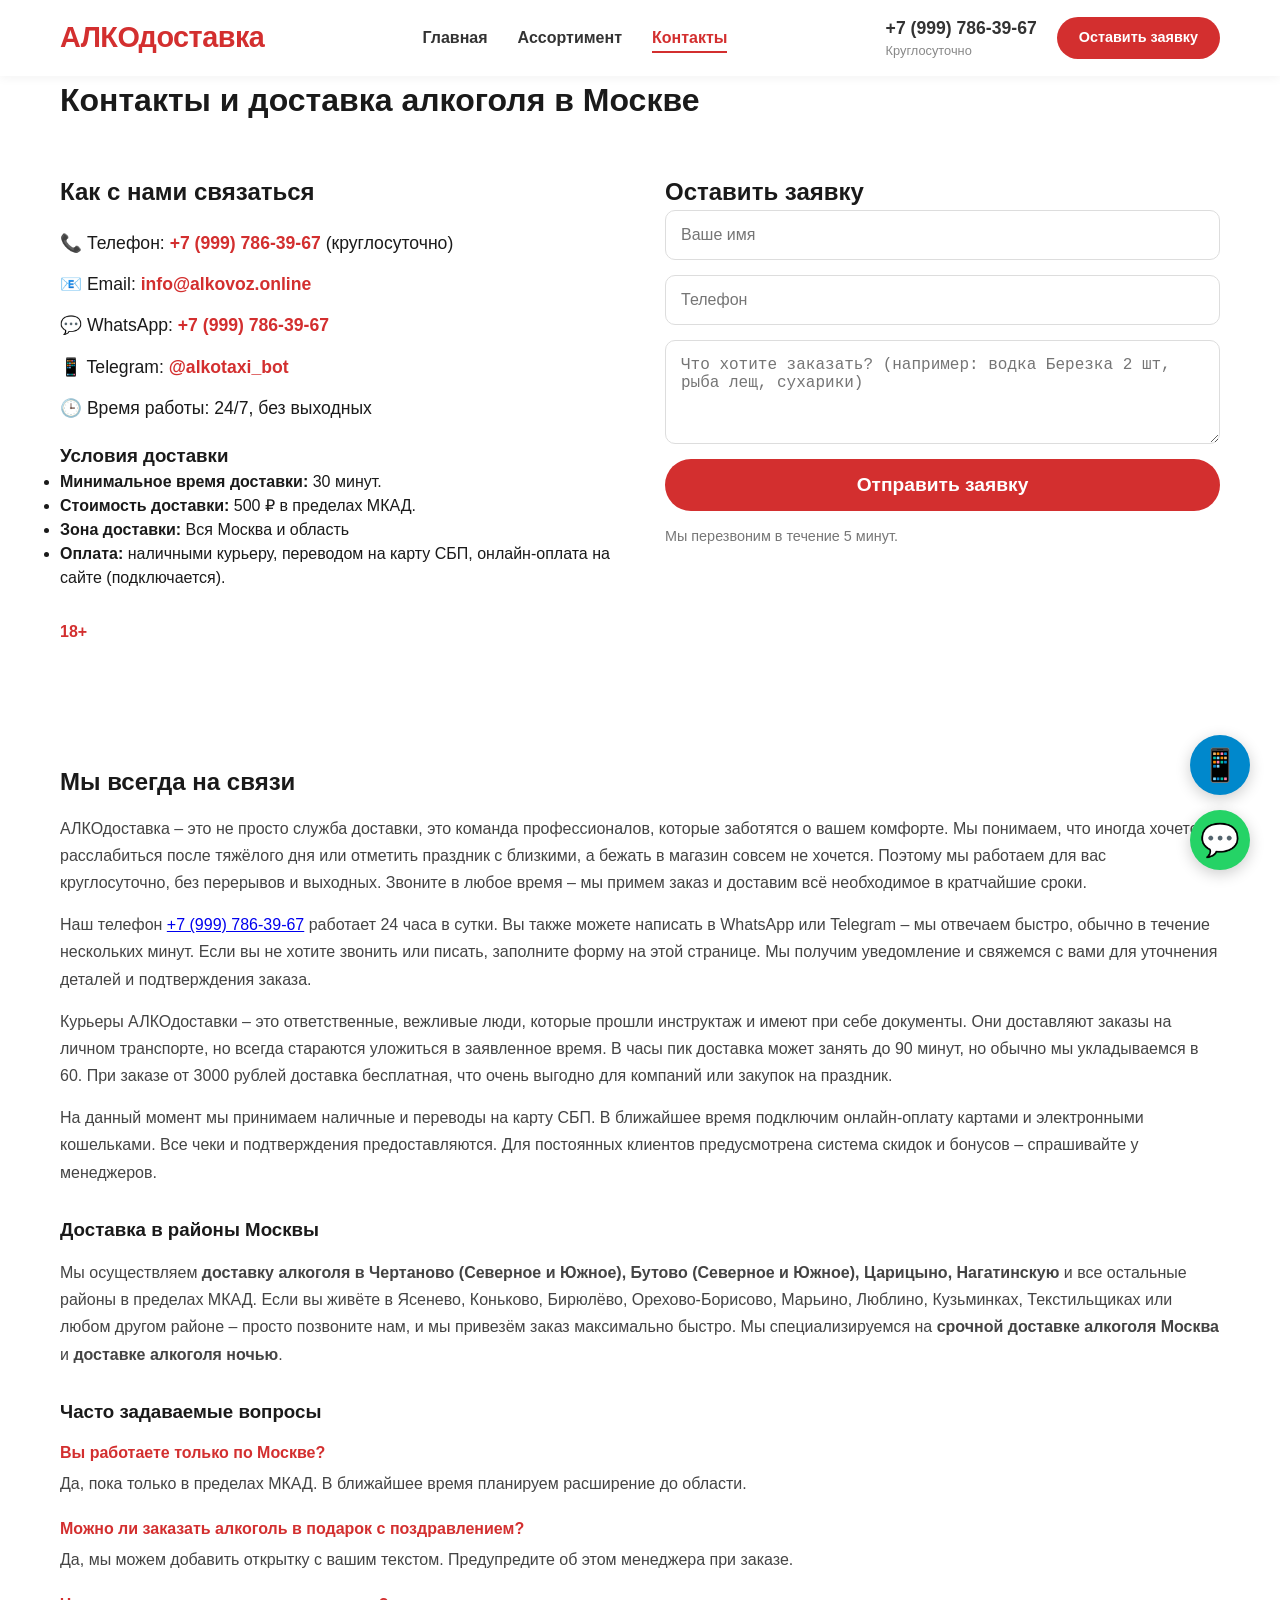
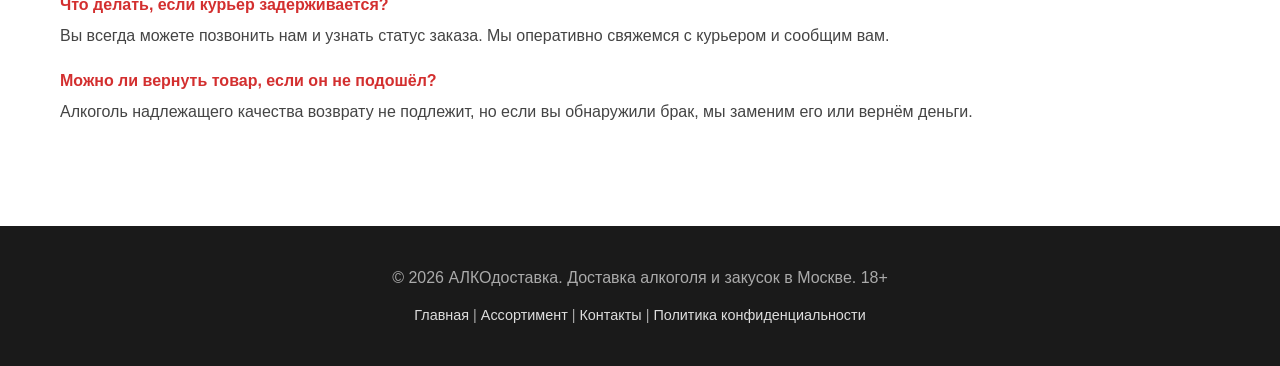
<file: contacts.html>
<!DOCTYPE html>
<html lang="ru">
<head>
    <meta charset="UTF-8">
    <meta name="viewport" content="width=device-width, initial-scale=1.0">
    <title>Контакты и доставка — АЛКОдоставка Москва</title>
    <meta name="description" content="Контакты АЛКОдоставка: телефон, мессенджеры, форма обратной связи. Условия доставки алкоголя и закусок по Москве в районы Чертаново, Бутово, Царицыно, Нагатинская. Работаем круглосуточно 24/7.">
    <meta name="keywords" content="доставка алкоголя контакты, доставка алкоголя Чертаново телефон, доставка алкоголя Бутово, доставка алкоголя Царицыно, заказать алкоголь с доставкой Москва, круглосуточная доставка алкоголя Москва">
    <link rel="canonical" href="https://dostavka-alkogolya24.vercel.app/contacts.html">
    <link rel="stylesheet" href="style.css">
    <!-- Yandex.Metrika counter -->
<script type="text/javascript">
    (function(m,e,t,r,i,k,a){
        m[i]=m[i]||function(){(m[i].a=m[i].a||[]).push(arguments)};
        m[i].l=1*new Date();
        for (var j = 0; j < document.scripts.length; j++) {if (document.scripts[j].src === r) { return; }}
        k=e.createElement(t),a=e.getElementsByTagName(t)[0],k.async=1,k.src=r,a.parentNode.insertBefore(k,a)
    })(window, document,'script','https://mc.yandex.ru/metrika/tag.js?id=107214496', 'ym');

    ym(107214496, 'init', {ssr:true, webvisor:true, clickmap:true, ecommerce:"dataLayer", referrer: document.referrer, url: location.href, accurateTrackBounce:true, trackLinks:true});
</script>
<noscript><div><img src="https://mc.yandex.ru/watch/107214496" style="position:absolute; left:-9999px;" alt="" /></div></noscript>
<!-- /Yandex.Metrika counter -->
</head>
<body>
    <div class="floating-messengers">
        <a href="https://t.me/alkotaxi_bot" target="_blank" class="messenger-btn telegram">📱</a>
        <a href="https://wa.me/+79997863967" target="_blank" class="messenger-btn whatsapp">💬</a>
    </div>

    <header class="header">
        <div class="container">
            <a href="index.html" class="logo">АЛКОдоставка</a>
            <nav class="main-nav">
                <ul>
                    <li><a href="index.html" class="nav-link">Главная</a></li>
                    <li><a href="catalog.html" class="nav-link">Ассортимент</a></li>
                    <li><a href="contacts.html" class="nav-link active">Контакты</a></li>
                </ul>
            </nav>
            <div class="header-actions">
                <div class="header-phone">
                    <a href="tel:+79997863967">+7 (999) 786-39-67</a>
                    <span>Круглосуточно</span>
                </div>
                <a href="contacts.html" class="btn btn-small">Оставить заявку</a>
            </div>
            <button class="mobile-menu-btn">☰</button>
        </div>
    </header>

    <main>
        <div class="container">
            <h1>Контакты и доставка алкоголя в Москве</h1>
            <div class="contacts-grid">
                <div class="contacts-info">
                    <h2>Как с нами связаться</h2>
                    <ul class="contacts-list">
                        <li><span>📞 Телефон:</span> <a href="tel:+79997863967">+7 (999) 786-39-67</a> (круглосуточно)</li>
                        <li><span>📧 Email:</span> <a href="mailto:info@alkovoz.online">info@alkovoz.online</a></li>
                        <li><span>💬 WhatsApp:</span> <a href="https://wa.me/+79997863967" target="_blank">+7 (999) 786-39-67</a></li>
                        <li><span>📱 Telegram:</span> <a href="https://t.me/alkotaxi_bot" target="_blank">@alkotaxi_bot</a></li>
                        <li><span>🕒 Время работы:</span> 24/7, без выходных</li>
                    </ul>
                    <h3>Условия доставки</h3>
                    <ul>
                        <li><strong>Минимальное время доставки:</strong> 30 минут.</li>
                        <li><strong>Стоимость доставки:</strong> 500 ₽ в пределах МКАД.</li>
                        <li><strong>Зона доставки:</strong> Вся Москва и область</li>
                        <li><strong>Оплата:</strong> наличными курьеру, переводом на карту СБП, онлайн-оплата на сайте (подключается).</li>
                        
                    </ul>
                    <p class="age-warning"><strong>18+</strong></p>
                </div>
                <div class="contacts-form">
                    <h2>Оставить заявку</h2>
                    <form id="feedback-form">
                        <input type="text" id="name" placeholder="Ваше имя" required>
                        <input type="tel" id="phone" placeholder="Телефон" required>
                        <textarea id="comment" placeholder="Что хотите заказать? (например: водка Березка 2 шт, рыба лещ, сухарики)" rows="4"></textarea>
                        <button type="submit" class="btn btn-large">Отправить заявку</button>
                    </form>
                    <div id="order-status" style="margin-top:15px; text-align:center;"></div>
                    <p class="form-note">Мы перезвоним в течение 5 минут.</p>
                </div>
            </div>

            <!-- Большой SEO-текст -->
            <div class="seo-block">
                <h2>Мы всегда на связи</h2>
                <p>АЛКОдоставка – это не просто служба доставки, это команда профессионалов, которые заботятся о вашем комфорте. Мы понимаем, что иногда хочется расслабиться после тяжёлого дня или отметить праздник с близкими, а бежать в магазин совсем не хочется. Поэтому мы работаем для вас круглосуточно, без перерывов и выходных. Звоните в любое время – мы примем заказ и доставим всё необходимое в кратчайшие сроки.</p>
                <p>Наш телефон <a href="tel:+79997863967">+7 (999) 786-39-67</a> работает 24 часа в сутки. Вы также можете написать в WhatsApp или Telegram – мы отвечаем быстро, обычно в течение нескольких минут. Если вы не хотите звонить или писать, заполните форму на этой странице. Мы получим уведомление и свяжемся с вами для уточнения деталей и подтверждения заказа.</p>
                <p>Курьеры АЛКОдоставки – это ответственные, вежливые люди, которые прошли инструктаж и имеют при себе документы. Они доставляют заказы на личном транспорте, но всегда стараются уложиться в заявленное время. В часы пик доставка может занять до 90 минут, но обычно мы укладываемся в 60. При заказе от 3000 рублей доставка бесплатная, что очень выгодно для компаний или закупок на праздник.</p>
                <p>На данный момент мы принимаем наличные и переводы на карту СБП. В ближайшее время подключим онлайн-оплату картами и электронными кошельками. Все чеки и подтверждения предоставляются. Для постоянных клиентов предусмотрена система скидок и бонусов – спрашивайте у менеджеров.</p>

                <h3>Доставка в районы Москвы</h3>
                <p>Мы осуществляем <strong>доставку алкоголя в Чертаново (Северное и Южное), Бутово (Северное и Южное), Царицыно, Нагатинскую</strong> и все остальные районы в пределах МКАД. Если вы живёте в Ясенево, Коньково, Бирюлёво, Орехово-Борисово, Марьино, Люблино, Кузьминках, Текстильщиках или любом другом районе – просто позвоните нам, и мы привезём заказ максимально быстро. Мы специализируемся на <strong>срочной доставке алкоголя Москва</strong> и <strong>доставке алкоголя ночью</strong>.</p>

                <h3>Часто задаваемые вопросы</h3>
                <div class="faq-item">
                    <h4>Вы работаете только по Москве?</h4>
                    <p>Да, пока только в пределах МКАД. В ближайшее время планируем расширение до области.</p>
                </div>
                <div class="faq-item">
                    <h4>Можно ли заказать алкоголь в подарок с поздравлением?</h4>
                    <p>Да, мы можем добавить открытку с вашим текстом. Предупредите об этом менеджера при заказе.</p>
                </div>
                <div class="faq-item">
                    <h4>Что делать, если курьер задерживается?</h4>
                    <p>Вы всегда можете позвонить нам и узнать статус заказа. Мы оперативно свяжемся с курьером и сообщим вам.</p>
                </div>
                <div class="faq-item">
                    <h4>Можно ли вернуть товар, если он не подошёл?</h4>
                    <p>Алкоголь надлежащего качества возврату не подлежит, но если вы обнаружили брак, мы заменим его или вернём деньги.</p>
                </div>
            </div>
        </div>
    </main>

    <footer class="footer">
        <div class="container">
            <p>© 2026 АЛКОдоставка. Доставка алкоголя и закусок в Москве. 18+</p>
            <p class="footer-links">
                <a href="index.html">Главная</a> | 
                <a href="catalog.html">Ассортимент</a> | 
                <a href="contacts.html">Контакты</a> | 
                <a href="#">Политика конфиденциальности</a>
            </p>
        </div>
    </footer>

    <script src="script.js"></script>
</body>
</html>
</file>
<file: style.css>
* {
    margin: 0;
    padding: 0;
    box-sizing: border-box;
}

body {
    font-family: -apple-system, BlinkMacSystemFont, 'Segoe UI', Roboto, Helvetica, Arial, sans-serif;
    background: #ffffff;
    color: #1a1a1a;
    line-height: 1.5;
    font-size: 16px;
}

.container {
    max-width: 1200px;
    margin: 0 auto;
    padding: 0 20px;
}

.btn {
    display: inline-block;
    background-color: #d32f2f;
    color: #fff;
    text-decoration: none;
    padding: 12px 30px;
    border-radius: 50px;
    font-weight: 600;
    border: 2px solid transparent;
    transition: background-color 0.3s, transform 0.1s;
    cursor: pointer;
    text-align: center;
}

.btn:hover {
    background-color: #b71c1c;
}

.btn-outline {
    background: transparent;
    border-color: #d32f2f;
    color: #d32f2f;
}

.btn-outline:hover {
    background: #d32f2f;
    color: #fff;
}

.btn-small {
    padding: 8px 20px;
    font-size: 0.9rem;
}

.btn-large {
    padding: 15px 40px;
    font-size: 1.2rem;
}

.header {
    background: #fff;
    box-shadow: 0 2px 10px rgba(0,0,0,0.05);
    position: sticky;
    top: 0;
    z-index: 100;
}

.header .container {
    display: flex;
    align-items: center;
    justify-content: space-between;
    flex-wrap: wrap;
    padding: 15px 20px;
}

.logo {
    font-size: 1.8rem;
    font-weight: 800;
    color: #d32f2f;
    text-decoration: none;
    letter-spacing: -0.5px;
}

.main-nav ul {
    display: flex;
    list-style: none;
    gap: 30px;
}

.nav-link {
    text-decoration: none;
    color: #333;
    font-weight: 600;
    padding: 5px 0;
    border-bottom: 2px solid transparent;
    transition: border-color 0.3s;
}

.nav-link:hover,
.nav-link.active {
    border-bottom-color: #d32f2f;
    color: #d32f2f;
}

.header-actions {
    display: flex;
    align-items: center;
    gap: 20px;
}

.header-phone a {
    font-weight: 700;
    color: #333;
    text-decoration: none;
    font-size: 1.1rem;
}

.header-phone span {
    display: block;
    font-size: 0.8rem;
    color: #888;
}

.mobile-menu-btn {
    display: none;
    background: none;
    border: none;
    font-size: 2rem;
    cursor: pointer;
    color: #333;
}

.floating-messengers {
    position: fixed;
    bottom: 30px;
    right: 30px;
    display: flex;
    flex-direction: column;
    gap: 15px;
    z-index: 200;
}

.messenger-btn {
    width: 60px;
    height: 60px;
    border-radius: 50%;
    background: #25d366;
    color: white;
    display: flex;
    align-items: center;
    justify-content: center;
    font-size: 2rem;
    text-decoration: none;
    box-shadow: 0 4px 15px rgba(0,0,0,0.2);
    transition: transform 0.3s;
}

.messenger-btn.telegram {
    background: #0088cc;
}

.messenger-btn.whatsapp {
    background: #25d366;
}

.messenger-btn:hover {
    transform: scale(1.1);
}

.hero {
    background: linear-gradient(135deg, #f9f9f9, #fff);
    padding: 60px 0;
    text-align: center;
}

.hero h1 {
    font-size: 2.8rem;
    margin-bottom: 20px;
    color: #1a1a1a;
}

.hero-subtitle {
    font-size: 1.3rem;
    color: #555;
    max-width: 800px;
    margin: 0 auto 30px;
}

.hero-buttons {
    display: flex;
    gap: 20px;
    justify-content: center;
    flex-wrap: wrap;
}

.how-to-order {
    padding: 60px 0;
    background: #fafafa;
}

.steps {
    display: flex;
    justify-content: center;
    gap: 40px;
    flex-wrap: wrap;
    margin-top: 40px;
}

.step {
    text-align: center;
    max-width: 250px;
}

.step-icon {
    font-size: 3.5rem;
    display: block;
    margin-bottom: 15px;
}

.step h3 {
    margin-bottom: 10px;
    color: #d32f2f;
}

.step a {
    color: #333;
    text-decoration: none;
    font-weight: 600;
}

.step a:hover {
    text-decoration: underline;
}

.features {
    padding: 60px 0;
    background: #fff;
}

.features .container {
    display: grid;
    grid-template-columns: repeat(auto-fit, minmax(250px, 1fr));
    gap: 30px;
    text-align: center;
}

.feature-icon {
    font-size: 2.5rem;
    margin-bottom: 15px;
    display: inline-block;
}

.feature-item h3 {
    margin-bottom: 10px;
    color: #d32f2f;
}

.popular-categories {
    padding: 60px 0;
    background: #f5f5f5;
    text-align: center;
}

.category-grid {
    display: flex;
    justify-content: center;
    gap: 30px;
    flex-wrap: wrap;
    margin-top: 40px;
}

.category-card {
    background: #fff;
    padding: 30px 20px;
    border-radius: 20px;
    text-decoration: none;
    color: #333;
    width: 200px;
    box-shadow: 0 5px 15px rgba(0,0,0,0.05);
    transition: transform 0.3s;
}

.category-card:hover {
    transform: translateY(-10px);
}

.category-icon {
    font-size: 3rem;
}

.category-card h3 {
    margin: 15px 0 5px;
    color: #d32f2f;
}

.seo-block {
    padding: 40px 0;
    background: #fff;
    color: #444;
}

.seo-block h2,
.seo-block h3 {
    margin: 30px 0 15px;
    color: #1a1a1a;
}

.seo-block p {
    margin-bottom: 15px;
    line-height: 1.7;
}

.seo-block ul,
.seo-block ol {
    margin-left: 20px;
    margin-bottom: 20px;
}

.faq-item {
    margin-bottom: 20px;
}

.faq-item h4 {
    color: #d32f2f;
    margin-bottom: 5px;
}

.reviews {
    margin: 20px 0;
    font-style: italic;
}

.review-item {
    background: #f9f9f9;
    padding: 15px;
    border-radius: 10px;
    margin-bottom: 10px;
}

.catalog-categories {
    display: flex;
    flex-wrap: wrap;
    gap: 10px;
    justify-content: center;
    margin: 30px 0;
}

.category-btn {
    padding: 10px 25px;
    border: 2px solid #ddd;
    background: #fff;
    border-radius: 50px;
    font-weight: 600;
    cursor: pointer;
    transition: all 0.3s;
}

.category-btn.active,
.category-btn:hover {
    background: #d32f2f;
    color: #fff;
    border-color: #d32f2f;
}

.catalog-grid {
    display: grid;
    grid-template-columns: repeat(auto-fill, minmax(250px, 1fr));
    gap: 25px;
    margin: 40px 0;
}

.product-card {
    background: #fff;
    border-radius: 15px;
    overflow: hidden;
    box-shadow: 0 5px 15px rgba(0,0,0,0.05);
    transition: transform 0.3s;
    padding: 15px;
    border: 1px solid #eee;
    text-align: center;
}

.product-card:hover {
    transform: translateY(-5px);
    box-shadow: 0 10px 25px rgba(0,0,0,0.1);
}

.product-image {
    height: 150px;
    border-radius: 10px;
    margin-bottom: 15px;
    overflow: hidden;
    background-color: #f0f0f0;
}

.product-image img {
    width: 100%;
    height: 100%;
    object-fit: cover;
    display: block;
}

.product-card h3 {
    font-size: 1.2rem;
    margin-bottom: 10px;
    color: #333;
}

.product-desc {
    font-size: 0.9rem;
    color: #666;
    margin-bottom: 10px;
}

.product-price {
    font-size: 1.4rem;
    font-weight: 700;
    color: #d32f2f;
    display: block;
    margin-bottom: 15px;
}

.contacts-grid {
    display: grid;
    grid-template-columns: 1fr 1fr;
    gap: 50px;
    margin: 50px 0;
}

.contacts-list {
    list-style: none;
    margin: 20px 0;
}

.contacts-list li {
    margin-bottom: 15px;
    font-size: 1.1rem;
}

.contacts-list a {
    color: #d32f2f;
    text-decoration: none;
    font-weight: 600;
}

.contacts-list a:hover {
    text-decoration: underline;
}

.contacts-form form {
    display: flex;
    flex-direction: column;
    gap: 15px;
}

.contacts-form input,
.contacts-form textarea {
    padding: 15px;
    border: 1px solid #ddd;
    border-radius: 10px;
    font-size: 1rem;
    width: 100%;
}

.contacts-form button {
    border: none;
    cursor: pointer;
}

.age-warning {
    margin-top: 30px;
    font-weight: 700;
    color: #d32f2f;
}

.form-note {
    font-size: 0.9rem;
    color: #777;
    margin-top: 10px;
}

.cta {
    background: #f0f0f0;
    padding: 60px 0;
    text-align: center;
}

.cta h3 {
    font-size: 2rem;
    margin-bottom: 20px;
    color: #1a1a1a;
}

.cta p {
    font-size: 1.2rem;
    margin-bottom: 30px;
    color: #555;
}

.cta-buttons {
    display: flex;
    gap: 20px;
    justify-content: center;
    flex-wrap: wrap;
}

.footer {
    background: #1a1a1a;
    color: #aaa;
    padding: 40px 0;
    text-align: center;
    margin-top: 40px;
}

.footer a {
    color: #ddd;
    text-decoration: none;
}

.footer a:hover {
    color: #fff;
}

.footer-links {
    margin-top: 15px;
    font-size: 0.9rem;
}

@media (max-width: 768px) {
    .main-nav {
        display: none;
    }
    .main-nav.active {
        display: block;
        width: 100%;
        margin-top: 15px;
    }
    .main-nav ul {
        flex-direction: column;
        gap: 15px;
    }
    .mobile-menu-btn {
        display: block;
    }
    .header-actions {
        margin-left: auto;
    }
    .hero h1 {
        font-size: 2rem;
    }
    .contacts-grid {
        grid-template-columns: 1fr;
        gap: 30px;
    }
    .floating-messengers {
        bottom: 20px;
        right: 20px;
    }
    .messenger-btn {
        width: 50px;
        height: 50px;
        font-size: 1.5rem;
    }
    .steps {
        flex-direction: column;
        align-items: center;
    }
    .catalog-grid {
        grid-template-columns: 1fr 1fr;
    }
    .header .container {
        padding-left: 10px;
        padding-right: 10px;
    }
    .logo {
        font-size: 1.5rem;
    }
    .header-phone a {
        font-size: 0.9rem;
    }
    .header-phone span {
        font-size: 0.7rem;
    }
    .main-nav.active ul {
        padding-left: 10px;
    }
    .main-nav.active ul li a {
        text-align: left;
    }
}

@media (max-width: 480px) {
    .catalog-grid {
        grid-template-columns: 1fr;
    }
}
</file>
